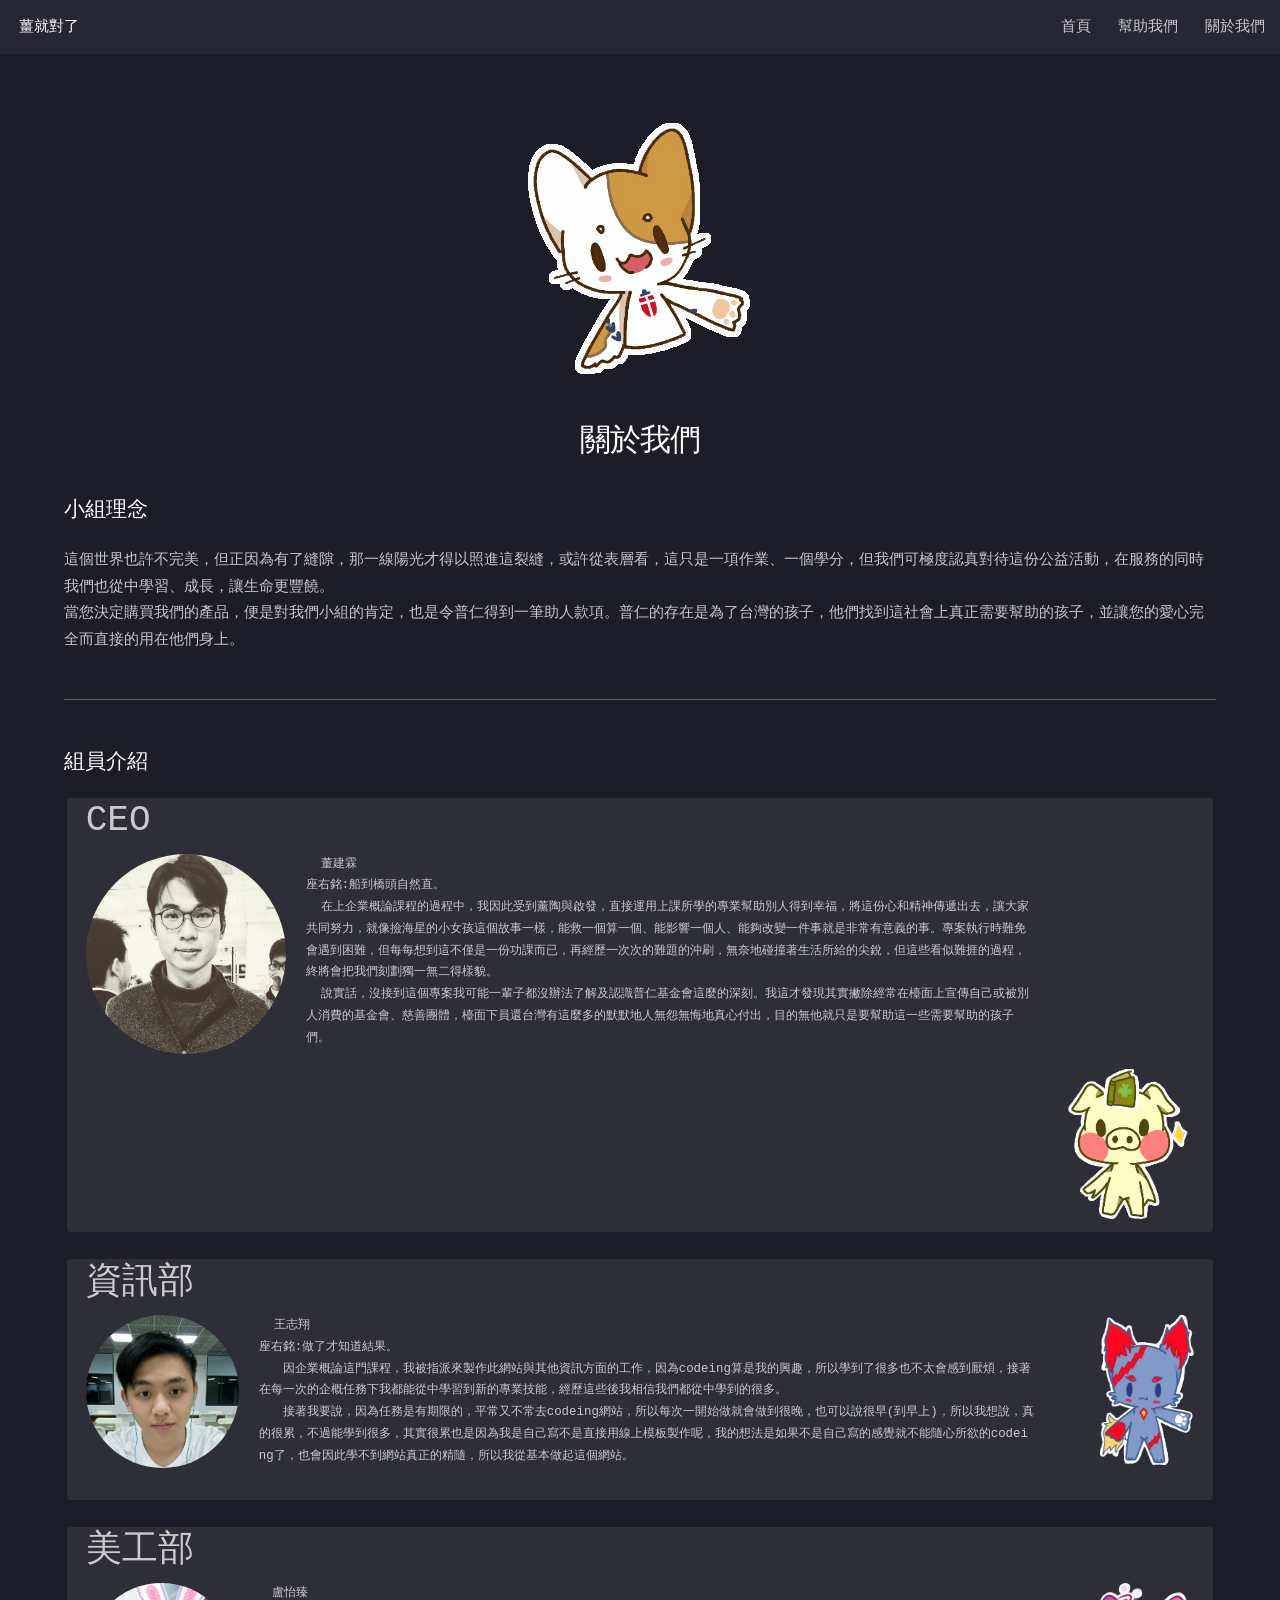
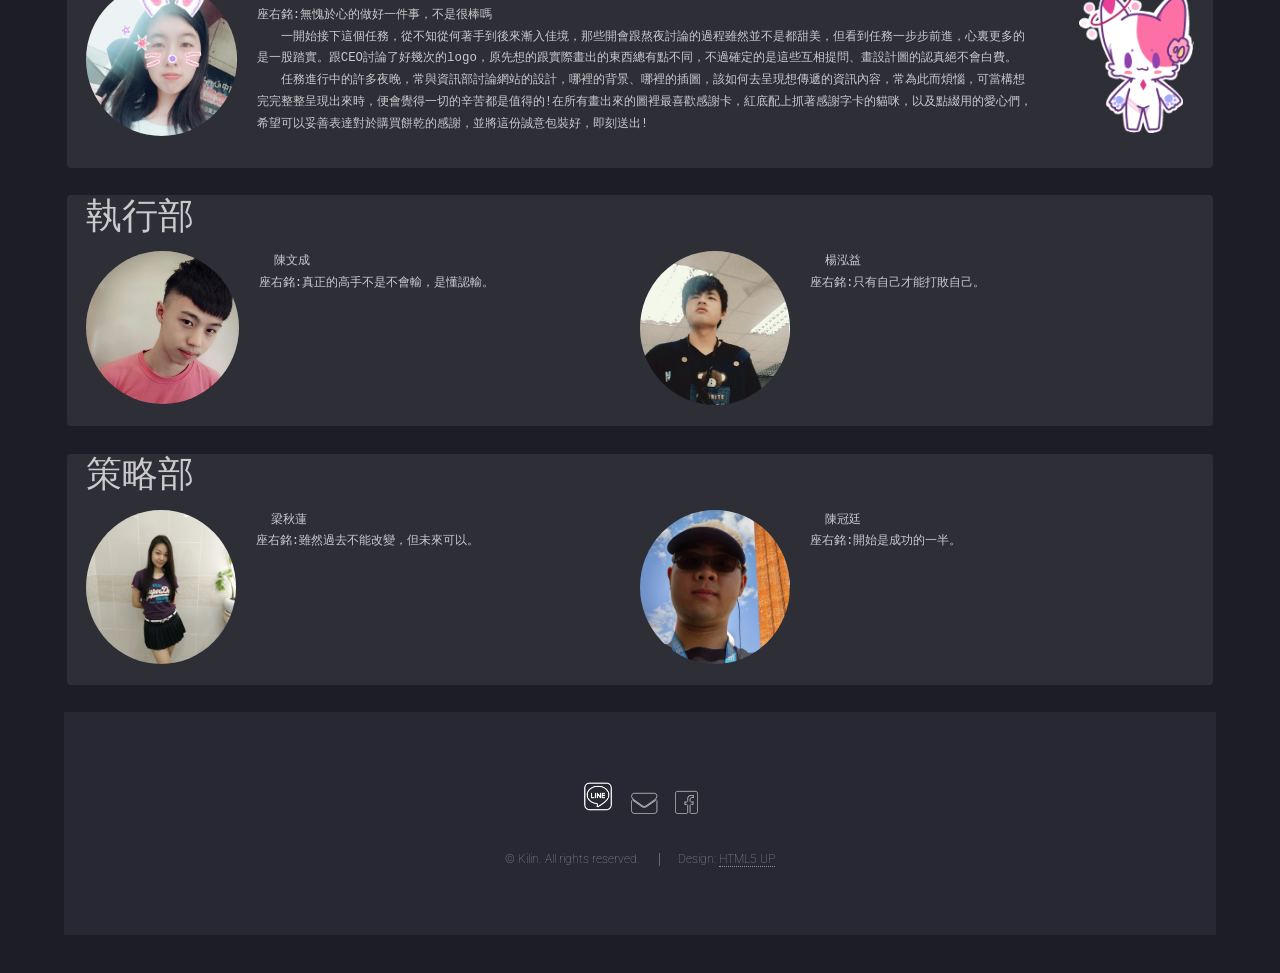
<file: about.html>
<!DOCTYPE HTML>
<!--
	Landed by HTML5 UP
	html5up.net | @ajlkn
	Free for personal and commercial use under the CCA 3.0 license (html5up.net/license)
-->
<html>
	<head>
	<!-- Global site tag (gtag.js) - Google Analytics -->
<script async src="https://www.googletagmanager.com/gtag/js?id=UA-119591064-1"></script>
<script>
  window.dataLayer = window.dataLayer || [];
  function gtag(){dataLayer.push(arguments);}
  gtag('js', new Date());

  gtag('config', 'UA-119591064-1');
</script>

		<title>薑就對了_關於我們</title>
		<meta charset="utf-8" />
		<meta name="viewport" content="width=device-width, initial-scale=1" />
		<!--[if lte IE 8]><script src="assets/js/ie/html5shiv.js"></script><![endif]-->
		<link rel="stylesheet" href="assets/css/main.css" />
		<!--[if lte IE 9]><link rel="stylesheet" href="assets/css/ie9.css" /><![endif]-->
		<!--[if lte IE 8]><link rel="stylesheet" href="assets/css/ie8.css" /><![endif]-->
	</head>
	<body>
		<div id="page-wrapper">

			<!-- Header -->
			<header id="header">
					<h1 id="logo"><a href="index.html">薑就對了</a></h1>
					<nav id="nav">
						<ul>
							<li><a href="index.html">首頁</a></li>
							<li>
								<a href="#">幫助我們</a>
								<ul>
									<li><a href="thanks.html">購買薑黃餅乾</a></li>
									
									<li><a href="Statements.jsp">財務報表</a></li>
									
								</ul>
							</li>
							<li>
							<a href="#">關於我們</a>
								<ul>
									<li><a href="about.html">關於我們</a></li>
									
									<li><a href="meow.html">薑米喵 小檔案</a></li>
									
								</ul>
							</li>
						</ul>
					</nav>
				</header>

			<!-- Main -->
				<div id="main" class="wrapper style1">
					<div class="container">
						<div class="midd">
							<h2><img src="images/hello.gif" width="225" height="251"></h2><h2>關於我們</h2></div>
						

						<!-- Text -->
							<section>
								<h3>小組理念</h3>
								<p>這個世界也許不完美，但正因為有了縫隙，那一線陽光才得以照進這裂縫，或許從表層看，這只是一項作業、一個學分，但我們可極度認真對待這份公益活動，在服務的同時我們也從中學習、成長，讓生命更豐饒。 
<br>當您決定購買我們的產品，便是對我們小組的肯定，也是令普仁得到一筆助人款項。普仁的存在是為了台灣的孩子，他們找到這社會上真正需要幫助的孩子，並讓您的愛心完全而直接的用在他們身上。</p>

<hr />

							

							  <h3>組員介紹</h3>
	                          
	                          <pre><code><div class="h1">CEO</div><br><div class="aboutmu"><span class="radi"><img src="images/180501_0001.jpg" alt="" width="200" class="radi" /></span></div><div class="aboutmu4">  董建霖		
座右銘:船到橋頭自然直。
  在上企業概論課程的過程中，我因此受到薰陶與啟發，直接運用上課所學的專業幫助別人得到幸福，將這份心和精神傳遞出去，讓大家共同努力，就像撿海星的小女孩這個故事一樣，能救一個算一個、能影響一個人、能夠改變一件事就是非常有意義的事。專案執行時難免會遇到困難，但每每想到這不僅是一份功課而已，再經歷一次次的難題的沖刷，無奈地碰撞著生活所給的尖銳，但這些看似難捱的過程，終將會把我們刻劃獨一無二得樣貌。
  說實話，沒接到這個專案我可能一輩子都沒辦法了解及認識普仁基金會這麼的深刻。我這才發現其實撇除經常在檯面上宣傳自己或被別人消費的基金會、慈善團體，檯面下員還台灣有這麼多的默默地人無怨無悔地真心付出，目的無他就只是要幫助這一些需要幫助的孩子們。
</div><img src="images/1312.gif" height="150" class="riggg"/></code></pre>
    <pre><code><div class="h1">資訊部</div><br><div class="aboutmu"><span class="radi"><img src="images/180501_0003.jpg" alt="" width="153" height="153" class="radi" /></span></div><div class="aboutmu2">  王志翔
座右銘:做了才知道結果。
　　因企業概論這門課程，我被指派來製作此網站與其他資訊方面的工作，因為codeing算是我的興趣，所以學到了很多也不太會感到厭煩，接著在每一次的企概任務下我都能從中學習到新的專業技能，經歷這些後我相信我們都從中學到的很多。
　　接著我要說，因為任務是有期限的，平常又不常去codeing網站，所以每次一開始做就會做到很晚，也可以說很早(到早上)，所以我想說，真的很累，不過能學到很多，其實很累也是因為我是自己寫不是直接用線上模板製作呢，我的想法是如果不是自己寫的感覺就不能隨心所欲的codeing了，也會因此學不到網站真正的精隨，所以我從基本做起這個網站。</div><img src="images/1313.gif" height="150" class="riggg"/></code></pre>
     <pre><code><div class="h1">美工部</div><br><div class="aboutmu"><span class="radi"><img src="images/180501_0002.jpg" alt="" width="151" height="153" class="radi" /></span></div><div class="aboutmu2">  盧怡臻
座右銘:無愧於心的做好一件事，不是很棒嗎
　　一開始接下這個任務，從不知從何著手到後來漸入佳境，那些開會跟熬夜討論的過程雖然並不是都甜美，但看到任務一步步前進，心裏更多的是一股踏實。跟CEO討論了好幾次的logo，原先想的跟實際畫出的東西總有點不同，不過確定的是這些互相提問、畫設計圖的認真絕不會白費。
　　任務進行中的許多夜晚，常與資訊部討論網站的設計，哪裡的背景、哪裡的插圖，該如何去呈現想傳遞的資訊內容，常為此而煩惱，可當構想完完整整呈現出來時，便會覺得一切的辛苦都是值得的!在所有畫出來的圖裡最喜歡感謝卡，紅底配上抓著感謝字卡的貓咪，以及點綴用的愛心們，希望可以妥善表達對於購買餅乾的感謝，並將這份誠意包裝好，即刻送出!
</div><img src="images/1314.gif" height="150" class="riggg"/></code></pre>
   <pre><code><div class="h1">執行部</div><br><div class="both"><div class="aboutmu"><span class="radi"><img src="images/180501_0005.jpg" alt="" width="153" height="153" class="radi" /></span></div><div class="aboutmu3">  陳文成
座右銘:真正的高手不是不會輸，是懂認輸。
	</div></div><div class="both"><div class="aboutmu"><span class="radi"><img src="images/180501_0006.jpg" alt="" width="150" height="154" class="radi" /></span></div><div class="aboutmu3">  楊泓益
座右銘:只有自己才能打敗自己。
	</div></div></code></pre>
    <pre><code><div class="h1">策略部</div><br><div class="both"><div class="aboutmu"><span class="radi"><img src="images/180501_0007.jpg" alt="" width="150" height="154" class="radi" /></span></div><div class="aboutmu3">  梁秋蓮
座右銘:雖然過去不能改變，但未來可以。
	</div></div><div class="both"><div class="aboutmu"><span class="radi"><img src="images/180501_0004.jpg" alt="" width="150" height="154" class="radi" /></span></div><div class="aboutmu3">  陳冠廷
座右銘:開始是成功的一半。</div></div>
</code></pre></section>

			<!-- Footer -->
				<footer id="footer">
					<ul class="icons">
						<li><a target="_blank"  href="https://line.me/R/ti/p/%40igk7902d" class="icon" ><img height="30" border="0" src="images/line.png"></a></li>
						<li><a href="mailto:wl00161839@gmail.com" class="icon alt fa-envelope"><span class="label">Email</span></a></li>
                        <li><a target="_blank"  href="https://www.facebook.com/%E8%96%91%E5%B0%B1%E5%B0%8D%E4%BA%86-148167899364605/?modal=admin_todo_tour" class="icon alt fa-facebook-official"><span class="label">facebook</span></a></li>
					</ul>
					<ul class="copyright">
						<li>&copy; Kilin. All rights reserved.</li><li>Design: <a href="http://html5up.net">HTML5 UP</a></li>
					</ul>
				</footer>

		</div>

		<!-- Scripts -->
			<script src="assets/js/jquery.min.js"></script>
			<script src="assets/js/j.js"></script>
			<script src="assets/js/jquery.scrolly.min.js"></script>
			<script src="assets/js/jquery.dropotron.min.js"></script>
			<script src="assets/js/jquery.scrollex.min.js"></script>
			<script src="assets/js/skel.min.js"></script>
			<script src="assets/js/util.js"></script>
			<!--[if lte IE 8]><script src="assets/js/ie/respond.min.js"></script><![endif]-->
			<script src="assets/js/main.js"></script>

	</body>
</html>
</file>
<file: assets/css/ie9.css>
/*
	Landed by HTML5 UP
	html5up.net | @ajlkn
	Free for personal and commercial use under the CCA 3.0 license (html5up.net/license)
*/

/* Loader */

	body.landing:before, body.landing:after {
		display: none !important;
	}

/* Icon */

	.icon.alt {
		color: inherit !important;
	}

	.icon.major.alt:before {
		color: #ffffff !important;
	}

/* Banner */

	#banner:after {
		background-color: rgba(23, 24, 32, 0.95);
	}

/* Footer */

	#footer .icons .icon.alt:before {
		color: #ffffff !important;
	}
</file>
<file: assets/css/ie8.css>
/*
	Landed by HTML5 UP
	html5up.net | @ajlkn
	Free for personal and commercial use under the CCA 3.0 license (html5up.net/license)
*/

/* Basic */

	body {
		color: #ffffff;
	}

	body, html, #page-wrapper {
		height: 100%;
	}

	blockquote {
		border-left: solid 4px #606067;
	}

	code {
		background: #32333b;
	}

	hr {
		border-bottom: solid 1px #606067;
	}

/* Icon */

	.icon.major {
		-ms-behavior: url("assets/js/ie/PIE.htc");
	}

/* Image */

	.image {
		position: relative;
		-ms-behavior: url("assets/js/ie/PIE.htc");
	}

		.image:before {
			display: none;
		}

		.image img {
			position: relative;
			-ms-behavior: url("assets/js/ie/PIE.htc");
		}

/* Form */

	input[type="text"],
	input[type="password"],
	input[type="email"],
	select,
	textarea {
		position: relative;
		-ms-behavior: url("assets/js/ie/PIE.htc");
	}

		input[type="text"]:focus,
		input[type="password"]:focus,
		input[type="email"]:focus,
		select:focus,
		textarea:focus {
			-ms-behavior: url("assets/js/ie/PIE.htc");
		}

	input[type="text"],
	input[type="password"],
	input[type="email"] {
		line-height: 3em;
	}

	input[type="checkbox"],
	input[type="radio"] {
		font-size: 3em;
	}

		input[type="checkbox"] + label:before,
		input[type="radio"] + label:before {
			display: none;
		}

/* Table */

	table tbody tr {
		border: solid 1px #606067;
	}

	table thead {
		border-bottom: solid 1px #606067;
	}

	table tfoot {
		border-top: solid 1px #606067;
	}

	table.alt tbody tr td {
		border: solid 1px #606067;
	}

/* Button */

	input[type="submit"],
	input[type="reset"],
	input[type="button"],
	.button {
		border: solid 1px #ffffff !important;
	}

		input[type="submit"].special,
		input[type="reset"].special,
		input[type="button"].special,
		.button.special {
			border: 0 !important;
		}

/* Goto Next */

	.goto-next {
		display: none;
	}

/* Spotlight */

	.spotlight {
		height: 100%;
	}

		.spotlight .content {
			background: #272833;
		}

/* Wrapper */

	.wrapper.style2 input[type="text"]:focus,
	.wrapper.style2 input[type="password"]:focus,
	.wrapper.style2 input[type="email"]:focus,
	.wrapper.style2 select:focus,
	.wrapper.style2 textarea:focus {
		border-color: #ffffff;
	}

	.wrapper.style2 input[type="submit"].special:hover, .wrapper.style2 input[type="submit"].special:active,
	.wrapper.style2 input[type="reset"].special:hover,
	.wrapper.style2 input[type="reset"].special:active,
	.wrapper.style2 input[type="button"].special:hover,
	.wrapper.style2 input[type="button"].special:active,
	.wrapper.style2 .button.special:hover,
	.wrapper.style2 .button.special:active {
		color: #e44c65 !important;
	}

/* Dropotron */

	.dropotron {
		background: #272833;
		box-shadow: none !important;
		-ms-behavior: url("assets/js/ie/PIE.htc");
	}

		.dropotron > li a, .dropotron > li span {
			color: #ffffff !important;
		}

		.dropotron.level-0 {
			margin-top: 0;
		}

			.dropotron.level-0:before {
				display: none;
			}

/* Header */

	#header {
		background: #272833;
	}

/* Banner */

	#banner {
		height: 100%;
	}

		#banner:before {
			height: 100%;
		}

		#banner:after {
			background-image: url("images/ie/banner-overlay.png");
		}
</file>
<file: assets/css/main.css>
@import url("font-awesome.min.css");
@import url("https://fonts.googleapis.com/css?family=Roboto:100,300,100italic,300italic");


/*
	Landed by HTML5 UP
	html5up.net | @ajlkn
	Free for personal and commercial use under the CCA 3.0 license (html5up.net/license)
*/

/* Reset */



	html, body, div, span, applet, object, iframe, h1, h2, h3, h4, h5, h6, p, blockquote, pre, a, abbr, acronym, address, big, cite, code, del, dfn, em, img, ins, kbd, q, s, samp, small, strike, strong, sub, sup, tt, var, b, u, i, center, dl, dt, dd, ol, ul, li, fieldset, form, label, legend, table, caption, tbody, tfoot, thead, tr, th, td, article, aside, canvas, details, embed, figure, figcaption, footer, header, hgroup, menu, nav, output, ruby, section, summary, time, mark, audio, video {
		margin: 0;
		padding: 0;
		border: 0;
		font-size: 100%;
		font: inherit;
		vertical-align: baseline;
	}

	article, aside, details, figcaption, figure, footer, header, hgroup, menu, nav, section {
		display: block;
	}

	body {
		line-height: 1;
	}

	ol, ul {
		list-style: none;
	}

	blockquote, q {
		quotes: none;
	}

	blockquote:before, blockquote:after, q:before, q:after {
		content: '';
		content: none;
	}

	table {
		border-collapse: collapse;
		border-spacing: 0;
	}

	body {
		-webkit-text-size-adjust: none;
	}

/* Box Model */

	*, *:before, *:after {
		-moz-box-sizing: border-box;
		-webkit-box-sizing: border-box;
		box-sizing: border-box;
	}

/* Containers */

	.container {
		margin-left: auto;
		margin-right: auto;
	}

	.container.\31 25\25 {
		width: 100%;
		max-width: 87.5em;
		min-width: 70em;
	}

	.container.\37 5\25 {
		width: 52.5em;
	}

	.container.\35 0\25 {
		width: 35em;
	}

	.container.\32 5\25 {
		width: 17.5em;
	}

	.container {
		width: 70em;
	}

	@media screen and (max-width: 1680px) {

		.container.\31 25\25 {
			width: 100%;
			max-width: 87.5em;
			min-width: 70em;
		}

		.container.\37 5\25 {
			width: 52.5em;
		}

		.container.\35 0\25 {
			width: 35em;
		}

		.container.\32 5\25 {
			width: 17.5em;
		}

		.container {
			width: 70em;
		}

	}

	@media screen and (max-width: 1280px) {

		.container.\31 25\25 {
			width: 100%;
			max-width: 112.5%;
			min-width: 90%;
		}

		.container.\37 5\25 {
			width: 67.5%;
		}

		.container.\35 0\25 {
			width: 45%;
		}

		.container.\32 5\25 {
			width: 22.5%;
		}

		.container {
			width: 90%;
		}

	}

	@media screen and (max-width: 980px) {

		.container.\31 25\25 {
			width: 100%;
			max-width: 125%;
			min-width: 100%;
		}

		.container.\37 5\25 {
			width: 75%;
		}

		.container.\35 0\25 {
			width: 50%;
		}

		.container.\32 5\25 {
			width: 25%;
		}

		.container {
			width: 100% !important;
		}

	}

	@media screen and (max-width: 736px) {

		.container.\31 25\25 {
			width: 100%;
			max-width: 125%;
			min-width: 100%;
		}

		.container.\37 5\25 {
			width: 75%;
		}

		.container.\35 0\25 {
			width: 50%;
		}

		.container.\32 5\25 {
			width: 25%;
		}

		.container {
			width: 100% !important;
		}

	}

	@media screen and (max-width: 480px) {

		.container.\31 25\25 {
			width: 100%;
			max-width: 125%;
			min-width: 100%;
		}

		.container.\37 5\25 {
			width: 75%;
		}

		.container.\35 0\25 {
			width: 50%;
		}

		.container.\32 5\25 {
			width: 25%;
		}

		.container {
			width: 100% !important;
		}

	}

/* Grid */

	.row {
		border-bottom: solid 1px transparent;
		-moz-box-sizing: border-box;
		-webkit-box-sizing: border-box;
		box-sizing: border-box;
	}

	.row > * {
		float: left;
		-moz-box-sizing: border-box;
		-webkit-box-sizing: border-box;
		box-sizing: border-box;
	}

	.row:after, .row:before {
		content: '';
		display: block;
		clear: both;
		height: 0;
	}

	.row.uniform > * > :first-child {
		margin-top: 0;
	}

	.row.uniform > * > :last-child {
		margin-bottom: 0;
	}

	.row.\30 \25 > * {
		padding: 0 0 0 0em;
	}

	.row.\30 \25 {
		margin: 0 0 -1px 0em;
	}

	.row.uniform.\30 \25 > * {
		padding: 0em 0 0 0em;
	}

	.row.uniform.\30 \25 {
		margin: 0em 0 -1px 0em;
	}

	.row > * {
		padding: 0 0 0 2.5em;
	}

	.row {
		margin: 0 0 -1px -2.5em;
	}

	.row.uniform > * {
		padding: 2.5em 0 0 2.5em;
	}

	.row.uniform {
		margin: -2.5em 0 -1px -2.5em;
	}

	.row.\32 00\25 > * {
		padding: 0 0 0 5em;
	}

	.row.\32 00\25 {
		margin: 0 0 -1px -5em;
	}

	.row.uniform.\32 00\25 > * {
		padding: 5em 0 0 5em;
	}

	.row.uniform.\32 00\25 {
		margin: -5em 0 -1px -5em;
	}

	.row.\31 50\25 > * {
		padding: 0 0 0 3.75em;
	}

	.row.\31 50\25 {
		margin: 0 0 -1px -3.75em;
	}

	.row.uniform.\31 50\25 > * {
		padding: 3.75em 0 0 3.75em;
	}

	.row.uniform.\31 50\25 {
		margin: -3.75em 0 -1px -3.75em;
	}

	.row.\35 0\25 > * {
		padding: 0 0 0 1.25em;
	}

	.row.\35 0\25 {
		margin: 0 0 -1px -1.25em;
	}

	.row.uniform.\35 0\25 > * {
		padding: 1.25em 0 0 1.25em;
	}

	.row.uniform.\35 0\25 {
		margin: -1.25em 0 -1px -1.25em;
	}

	.row.\32 5\25 > * {
		padding: 0 0 0 0.625em;
	}

	.row.\32 5\25 {
		margin: 0 0 -1px -0.625em;
	}

	.row.uniform.\32 5\25 > * {
		padding: 0.625em 0 0 0.625em;
	}

	.row.uniform.\32 5\25 {
		margin: -0.625em 0 -1px -0.625em;
	}

	.\31 2u, .\31 2u\24 {
		width: 100%;
		clear: none;
		margin-left: 0;
	}

	.\31 1u, .\31 1u\24 {
		width: 91.6666666667%;
		clear: none;
		margin-left: 0;
	}

	.\31 0u, .\31 0u\24 {
		width: 83.3333333333%;
		clear: none;
		margin-left: 0;
	}

	.\39 u, .\39 u\24 {
		width: 75%;
		clear: none;
		margin-left: 0;
	}

	.\38 u, .\38 u\24 {
		width: 66.6666666667%;
		clear: none;
		margin-left: 0;
	}

	.\37 u, .\37 u\24 {
		width: 58.3333333333%;
		clear: none;
		margin-left: 0;
	}

	.\36 u, .\36 u\24 {
		width: 50%;
		clear: none;
		margin-left: 0;
	}

	.\35 u, .\35 u\24 {
		width: 41.6666666667%;
		clear: none;
		margin-left: 0;
	}

	.\34 u, .\34 u\24 {
		width: 33.3333333333%;
		clear: none;
		margin-left: 0;
	}

	.\33 u, .\33 u\24 {
		width: 25%;
		clear: none;
		margin-left: 0;
	}

	.\32 u, .\32 u\24 {
		width: 16.6666666667%;
		clear: none;
		margin-left: 0;
	}

	.\31 u, .\31 u\24 {
		width: 8.3333333333%;
		clear: none;
		margin-left: 0;
	}

	.\31 2u\24 + *,
	.\31 1u\24 + *,
	.\31 0u\24 + *,
	.\39 u\24 + *,
	.\38 u\24 + *,
	.\37 u\24 + *,
	.\36 u\24 + *,
	.\35 u\24 + *,
	.\34 u\24 + *,
	.\33 u\24 + *,
	.\32 u\24 + *,
	.\31 u\24 + * {
		clear: left;
	}

	.\-11u {
		margin-left: 91.66667%;
	}

	.\-10u {
		margin-left: 83.33333%;
	}

	.\-9u {
		margin-left: 75%;
	}

	.\-8u {
		margin-left: 66.66667%;
	}

	.\-7u {
		margin-left: 58.33333%;
	}

	.\-6u {
		margin-left: 50%;
	}

	.\-5u {
		margin-left: 41.66667%;
	}

	.\-4u {
		margin-left: 33.33333%;
	}

	.\-3u {
		margin-left: 25%;
	}

	.\-2u {
		margin-left: 16.66667%;
	}

	.\-1u {
		margin-left: 8.33333%;
	}

	@media screen and (max-width: 1680px) {

		.row > * {
			padding: 0 0 0 2.5em;
		}

		.row {
			margin: 0 0 -1px -2.5em;
		}

		.row.uniform > * {
			padding: 2.5em 0 0 2.5em;
		}

		.row.uniform {
			margin: -2.5em 0 -1px -2.5em;
		}

		.row.\32 00\25 > * {
			padding: 0 0 0 5em;
		}

		.row.\32 00\25 {
			margin: 0 0 -1px -5em;
		}

		.row.uniform.\32 00\25 > * {
			padding: 5em 0 0 5em;
		}

		.row.uniform.\32 00\25 {
			margin: -5em 0 -1px -5em;
		}

		.row.\31 50\25 > * {
			padding: 0 0 0 3.75em;
		}

		.row.\31 50\25 {
			margin: 0 0 -1px -3.75em;
		}

		.row.uniform.\31 50\25 > * {
			padding: 3.75em 0 0 3.75em;
		}

		.row.uniform.\31 50\25 {
			margin: -3.75em 0 -1px -3.75em;
		}

		.row.\35 0\25 > * {
			padding: 0 0 0 1.25em;
		}

		.row.\35 0\25 {
			margin: 0 0 -1px -1.25em;
		}

		.row.uniform.\35 0\25 > * {
			padding: 1.25em 0 0 1.25em;
		}

		.row.uniform.\35 0\25 {
			margin: -1.25em 0 -1px -1.25em;
		}

		.row.\32 5\25 > * {
			padding: 0 0 0 0.625em;
		}

		.row.\32 5\25 {
			margin: 0 0 -1px -0.625em;
		}

		.row.uniform.\32 5\25 > * {
			padding: 0.625em 0 0 0.625em;
		}

		.row.uniform.\32 5\25 {
			margin: -0.625em 0 -1px -0.625em;
		}

		.\31 2u\28xlarge\29, .\31 2u\24\28xlarge\29 {
			width: 100%;
			clear: none;
			margin-left: 0;
		}

		.\31 1u\28xlarge\29, .\31 1u\24\28xlarge\29 {
			width: 91.6666666667%;
			clear: none;
			margin-left: 0;
		}

		.\31 0u\28xlarge\29, .\31 0u\24\28xlarge\29 {
			width: 83.3333333333%;
			clear: none;
			margin-left: 0;
		}

		.\39 u\28xlarge\29, .\39 u\24\28xlarge\29 {
			width: 75%;
			clear: none;
			margin-left: 0;
		}

		.\38 u\28xlarge\29, .\38 u\24\28xlarge\29 {
			width: 66.6666666667%;
			clear: none;
			margin-left: 0;
		}

		.\37 u\28xlarge\29, .\37 u\24\28xlarge\29 {
			width: 58.3333333333%;
			clear: none;
			margin-left: 0;
		}

		.\36 u\28xlarge\29, .\36 u\24\28xlarge\29 {
			width: 50%;
			clear: none;
			margin-left: 0;
		}

		.\35 u\28xlarge\29, .\35 u\24\28xlarge\29 {
			width: 41.6666666667%;
			clear: none;
			margin-left: 0;
		}

		.\34 u\28xlarge\29, .\34 u\24\28xlarge\29 {
			width: 33.3333333333%;
			clear: none;
			margin-left: 0;
		}

		.\33 u\28xlarge\29, .\33 u\24\28xlarge\29 {
			width: 25%;
			clear: none;
			margin-left: 0;
		}

		.\32 u\28xlarge\29, .\32 u\24\28xlarge\29 {
			width: 16.6666666667%;
			clear: none;
			margin-left: 0;
		}

		.\31 u\28xlarge\29, .\31 u\24\28xlarge\29 {
			width: 8.3333333333%;
			clear: none;
			margin-left: 0;
		}

		.\31 2u\24\28xlarge\29 + *,
		.\31 1u\24\28xlarge\29 + *,
		.\31 0u\24\28xlarge\29 + *,
		.\39 u\24\28xlarge\29 + *,
		.\38 u\24\28xlarge\29 + *,
		.\37 u\24\28xlarge\29 + *,
		.\36 u\24\28xlarge\29 + *,
		.\35 u\24\28xlarge\29 + *,
		.\34 u\24\28xlarge\29 + *,
		.\33 u\24\28xlarge\29 + *,
		.\32 u\24\28xlarge\29 + *,
		.\31 u\24\28xlarge\29 + * {
			clear: left;
		}

		.\-11u\28xlarge\29 {
			margin-left: 91.66667%;
		}

		.\-10u\28xlarge\29 {
			margin-left: 83.33333%;
		}

		.\-9u\28xlarge\29 {
			margin-left: 75%;
		}

		.\-8u\28xlarge\29 {
			margin-left: 66.66667%;
		}

		.\-7u\28xlarge\29 {
			margin-left: 58.33333%;
		}

		.\-6u\28xlarge\29 {
			margin-left: 50%;
		}

		.\-5u\28xlarge\29 {
			margin-left: 41.66667%;
		}

		.\-4u\28xlarge\29 {
			margin-left: 33.33333%;
		}

		.\-3u\28xlarge\29 {
			margin-left: 25%;
		}

		.\-2u\28xlarge\29 {
			margin-left: 16.66667%;
		}

		.\-1u\28xlarge\29 {
			margin-left: 8.33333%;
		}

	}

	@media screen and (max-width: 1280px) {

		.row > * {
			padding: 0 0 0 2.5em;
		}

		.row {
			margin: 0 0 -1px -2.5em;
		}

		.row.uniform > * {
			padding: 2.5em 0 0 2.5em;
		}

		.row.uniform {
			margin: -2.5em 0 -1px -2.5em;
		}

		.row.\32 00\25 > * {
			padding: 0 0 0 5em;
		}

		.row.\32 00\25 {
			margin: 0 0 -1px -5em;
		}

		.row.uniform.\32 00\25 > * {
			padding: 5em 0 0 5em;
		}

		.row.uniform.\32 00\25 {
			margin: -5em 0 -1px -5em;
		}

		.row.\31 50\25 > * {
			padding: 0 0 0 3.75em;
		}

		.row.\31 50\25 {
			margin: 0 0 -1px -3.75em;
		}

		.row.uniform.\31 50\25 > * {
			padding: 3.75em 0 0 3.75em;
		}

		.row.uniform.\31 50\25 {
			margin: -3.75em 0 -1px -3.75em;
		}

		.row.\35 0\25 > * {
			padding: 0 0 0 1.25em;
		}

		.row.\35 0\25 {
			margin: 0 0 -1px -1.25em;
		}

		.row.uniform.\35 0\25 > * {
			padding: 1.25em 0 0 1.25em;
		}

		.row.uniform.\35 0\25 {
			margin: -1.25em 0 -1px -1.25em;
		}

		.row.\32 5\25 > * {
			padding: 0 0 0 0.625em;
		}

		.row.\32 5\25 {
			margin: 0 0 -1px -0.625em;
		}

		.row.uniform.\32 5\25 > * {
			padding: 0.625em 0 0 0.625em;
		}

		.row.uniform.\32 5\25 {
			margin: -0.625em 0 -1px -0.625em;
		}

		.\31 2u\28large\29, .\31 2u\24\28large\29 {
			width: 100%;
			clear: none;
			margin-left: 0;
		}

		.\31 1u\28large\29, .\31 1u\24\28large\29 {
			width: 91.6666666667%;
			clear: none;
			margin-left: 0;
		}

		.\31 0u\28large\29, .\31 0u\24\28large\29 {
			width: 83.3333333333%;
			clear: none;
			margin-left: 0;
		}

		.\39 u\28large\29, .\39 u\24\28large\29 {
			width: 75%;
			clear: none;
			margin-left: 0;
		}

		.\38 u\28large\29, .\38 u\24\28large\29 {
			width: 66.6666666667%;
			clear: none;
			margin-left: 0;
		}

		.\37 u\28large\29, .\37 u\24\28large\29 {
			width: 58.3333333333%;
			clear: none;
			margin-left: 0;
		}

		.\36 u\28large\29, .\36 u\24\28large\29 {
			width: 50%;
			clear: none;
			margin-left: 0;
		}

		.\35 u\28large\29, .\35 u\24\28large\29 {
			width: 41.6666666667%;
			clear: none;
			margin-left: 0;
		}

		.\34 u\28large\29, .\34 u\24\28large\29 {
			width: 33.3333333333%;
			clear: none;
			margin-left: 0;
		}

		.\33 u\28large\29, .\33 u\24\28large\29 {
			width: 25%;
			clear: none;
			margin-left: 0;
		}

		.\32 u\28large\29, .\32 u\24\28large\29 {
			width: 16.6666666667%;
			clear: none;
			margin-left: 0;
		}

		.\31 u\28large\29, .\31 u\24\28large\29 {
			width: 8.3333333333%;
			clear: none;
			margin-left: 0;
		}

		.\31 2u\24\28large\29 + *,
		.\31 1u\24\28large\29 + *,
		.\31 0u\24\28large\29 + *,
		.\39 u\24\28large\29 + *,
		.\38 u\24\28large\29 + *,
		.\37 u\24\28large\29 + *,
		.\36 u\24\28large\29 + *,
		.\35 u\24\28large\29 + *,
		.\34 u\24\28large\29 + *,
		.\33 u\24\28large\29 + *,
		.\32 u\24\28large\29 + *,
		.\31 u\24\28large\29 + * {
			clear: left;
		}

		.\-11u\28large\29 {
			margin-left: 91.66667%;
		}

		.\-10u\28large\29 {
			margin-left: 83.33333%;
		}

		.\-9u\28large\29 {
			margin-left: 75%;
		}

		.\-8u\28large\29 {
			margin-left: 66.66667%;
		}

		.\-7u\28large\29 {
			margin-left: 58.33333%;
		}

		.\-6u\28large\29 {
			margin-left: 50%;
		}

		.\-5u\28large\29 {
			margin-left: 41.66667%;
		}

		.\-4u\28large\29 {
			margin-left: 33.33333%;
		}

		.\-3u\28large\29 {
			margin-left: 25%;
		}

		.\-2u\28large\29 {
			margin-left: 16.66667%;
		}

		.\-1u\28large\29 {
			margin-left: 8.33333%;
		}

	}

	@media screen and (max-width: 980px) {

		.row > * {
			padding: 0 0 0 2.5em;
		}

		.row {
			margin: 0 0 -1px -2.5em;
		}

		.row.uniform > * {
			padding: 2.5em 0 0 2.5em;
		}

		.row.uniform {
			margin: -2.5em 0 -1px -2.5em;
		}

		.row.\32 00\25 > * {
			padding: 0 0 0 5em;
		}

		.row.\32 00\25 {
			margin: 0 0 -1px -5em;
		}

		.row.uniform.\32 00\25 > * {
			padding: 5em 0 0 5em;
		}

		.row.uniform.\32 00\25 {
			margin: -5em 0 -1px -5em;
		}

		.row.\31 50\25 > * {
			padding: 0 0 0 3.75em;
		}

		.row.\31 50\25 {
			margin: 0 0 -1px -3.75em;
		}

		.row.uniform.\31 50\25 > * {
			padding: 3.75em 0 0 3.75em;
		}

		.row.uniform.\31 50\25 {
			margin: -3.75em 0 -1px -3.75em;
		}

		.row.\35 0\25 > * {
			padding: 0 0 0 1.25em;
		}

		.row.\35 0\25 {
			margin: 0 0 -1px -1.25em;
		}

		.row.uniform.\35 0\25 > * {
			padding: 1.25em 0 0 1.25em;
		}

		.row.uniform.\35 0\25 {
			margin: -1.25em 0 -1px -1.25em;
		}

		.row.\32 5\25 > * {
			padding: 0 0 0 0.625em;
		}

		.row.\32 5\25 {
			margin: 0 0 -1px -0.625em;
		}

		.row.uniform.\32 5\25 > * {
			padding: 0.625em 0 0 0.625em;
		}

		.row.uniform.\32 5\25 {
			margin: -0.625em 0 -1px -0.625em;
		}

		.\31 2u\28medium\29, .\31 2u\24\28medium\29 {
			width: 100%;
			clear: none;
			margin-left: 0;
		}

		.\31 1u\28medium\29, .\31 1u\24\28medium\29 {
			width: 91.6666666667%;
			clear: none;
			margin-left: 0;
		}

		.\31 0u\28medium\29, .\31 0u\24\28medium\29 {
			width: 83.3333333333%;
			clear: none;
			margin-left: 0;
		}

		.\39 u\28medium\29, .\39 u\24\28medium\29 {
			width: 75%;
			clear: none;
			margin-left: 0;
		}

		.\38 u\28medium\29, .\38 u\24\28medium\29 {
			width: 66.6666666667%;
			clear: none;
			margin-left: 0;
		}

		.\37 u\28medium\29, .\37 u\24\28medium\29 {
			width: 58.3333333333%;
			clear: none;
			margin-left: 0;
		}

		.\36 u\28medium\29, .\36 u\24\28medium\29 {
			width: 50%;
			clear: none;
			margin-left: 0;
		}

		.\35 u\28medium\29, .\35 u\24\28medium\29 {
			width: 41.6666666667%;
			clear: none;
			margin-left: 0;
		}

		.\34 u\28medium\29, .\34 u\24\28medium\29 {
			width: 33.3333333333%;
			clear: none;
			margin-left: 0;
		}

		.\33 u\28medium\29, .\33 u\24\28medium\29 {
			width: 25%;
			clear: none;
			margin-left: 0;
		}

		.\32 u\28medium\29, .\32 u\24\28medium\29 {
			width: 16.6666666667%;
			clear: none;
			margin-left: 0;
		}

		.\31 u\28medium\29, .\31 u\24\28medium\29 {
			width: 8.3333333333%;
			clear: none;
			margin-left: 0;
		}

		.\31 2u\24\28medium\29 + *,
		.\31 1u\24\28medium\29 + *,
		.\31 0u\24\28medium\29 + *,
		.\39 u\24\28medium\29 + *,
		.\38 u\24\28medium\29 + *,
		.\37 u\24\28medium\29 + *,
		.\36 u\24\28medium\29 + *,
		.\35 u\24\28medium\29 + *,
		.\34 u\24\28medium\29 + *,
		.\33 u\24\28medium\29 + *,
		.\32 u\24\28medium\29 + *,
		.\31 u\24\28medium\29 + * {
			clear: left;
		}

		.\-11u\28medium\29 {
			margin-left: 91.66667%;
		}

		.\-10u\28medium\29 {
			margin-left: 83.33333%;
		}

		.\-9u\28medium\29 {
			margin-left: 75%;
		}

		.\-8u\28medium\29 {
			margin-left: 66.66667%;
		}

		.\-7u\28medium\29 {
			margin-left: 58.33333%;
		}

		.\-6u\28medium\29 {
			margin-left: 50%;
		}

		.\-5u\28medium\29 {
			margin-left: 41.66667%;
		}

		.\-4u\28medium\29 {
			margin-left: 33.33333%;
		}

		.\-3u\28medium\29 {
			margin-left: 25%;
		}

		.\-2u\28medium\29 {
			margin-left: 16.66667%;
		}

		.\-1u\28medium\29 {
			margin-left: 8.33333%;
		}

	}

	@media screen and (max-width: 736px) {

		.row > * {
			padding: 0 0 0 2.5em;
		}

		.row {
			margin: 0 0 -1px -2.5em;
		}

		.row.uniform > * {
			padding: 2.5em 0 0 2.5em;
		}

		.row.uniform {
			margin: -2.5em 0 -1px -2.5em;
		}

		.row.\32 00\25 > * {
			padding: 0 0 0 5em;
		}

		.row.\32 00\25 {
			margin: 0 0 -1px -5em;
		}

		.row.uniform.\32 00\25 > * {
			padding: 5em 0 0 5em;
		}

		.row.uniform.\32 00\25 {
			margin: -5em 0 -1px -5em;
		}

		.row.\31 50\25 > * {
			padding: 0 0 0 3.75em;
		}

		.row.\31 50\25 {
			margin: 0 0 -1px -3.75em;
		}

		.row.uniform.\31 50\25 > * {
			padding: 3.75em 0 0 3.75em;
		}

		.row.uniform.\31 50\25 {
			margin: -3.75em 0 -1px -3.75em;
		}

		.row.\35 0\25 > * {
			padding: 0 0 0 1.25em;
		}

		.row.\35 0\25 {
			margin: 0 0 -1px -1.25em;
		}

		.row.uniform.\35 0\25 > * {
			padding: 1.25em 0 0 1.25em;
		}

		.row.uniform.\35 0\25 {
			margin: -1.25em 0 -1px -1.25em;
		}

		.row.\32 5\25 > * {
			padding: 0 0 0 0.625em;
		}

		.row.\32 5\25 {
			margin: 0 0 -1px -0.625em;
		}

		.row.uniform.\32 5\25 > * {
			padding: 0.625em 0 0 0.625em;
		}

		.row.uniform.\32 5\25 {
			margin: -0.625em 0 -1px -0.625em;
		}

		.\31 2u\28small\29, .\31 2u\24\28small\29 {
			width: 100%;
			clear: none;
			margin-left: 0;
		}

		.\31 1u\28small\29, .\31 1u\24\28small\29 {
			width: 91.6666666667%;
			clear: none;
			margin-left: 0;
		}

		.\31 0u\28small\29, .\31 0u\24\28small\29 {
			width: 83.3333333333%;
			clear: none;
			margin-left: 0;
		}

		.\39 u\28small\29, .\39 u\24\28small\29 {
			width: 75%;
			clear: none;
			margin-left: 0;
		}

		.\38 u\28small\29, .\38 u\24\28small\29 {
			width: 66.6666666667%;
			clear: none;
			margin-left: 0;
		}

		.\37 u\28small\29, .\37 u\24\28small\29 {
			width: 58.3333333333%;
			clear: none;
			margin-left: 0;
		}

		.\36 u\28small\29, .\36 u\24\28small\29 {
			width: 50%;
			clear: none;
			margin-left: 0;
		}

		.\35 u\28small\29, .\35 u\24\28small\29 {
			width: 41.6666666667%;
			clear: none;
			margin-left: 0;
		}

		.\34 u\28small\29, .\34 u\24\28small\29 {
			width: 33.3333333333%;
			clear: none;
			margin-left: 0;
		}

		.\33 u\28small\29, .\33 u\24\28small\29 {
			width: 25%;
			clear: none;
			margin-left: 0;
		}

		.\32 u\28small\29, .\32 u\24\28small\29 {
			width: 16.6666666667%;
			clear: none;
			margin-left: 0;
		}

		.\31 u\28small\29, .\31 u\24\28small\29 {
			width: 8.3333333333%;
			clear: none;
			margin-left: 0;
		}

		.\31 2u\24\28small\29 + *,
		.\31 1u\24\28small\29 + *,
		.\31 0u\24\28small\29 + *,
		.\39 u\24\28small\29 + *,
		.\38 u\24\28small\29 + *,
		.\37 u\24\28small\29 + *,
		.\36 u\24\28small\29 + *,
		.\35 u\24\28small\29 + *,
		.\34 u\24\28small\29 + *,
		.\33 u\24\28small\29 + *,
		.\32 u\24\28small\29 + *,
		.\31 u\24\28small\29 + * {
			clear: left;
		}

		.\-11u\28small\29 {
			margin-left: 91.66667%;
		}

		.\-10u\28small\29 {
			margin-left: 83.33333%;
		}

		.\-9u\28small\29 {
			margin-left: 75%;
		}

		.\-8u\28small\29 {
			margin-left: 66.66667%;
		}

		.\-7u\28small\29 {
			margin-left: 58.33333%;
		}

		.\-6u\28small\29 {
			margin-left: 50%;
		}

		.\-5u\28small\29 {
			margin-left: 41.66667%;
		}

		.\-4u\28small\29 {
			margin-left: 33.33333%;
		}

		.\-3u\28small\29 {
			margin-left: 25%;
		}

		.\-2u\28small\29 {
			margin-left: 16.66667%;
		}

		.\-1u\28small\29 {
			margin-left: 8.33333%;
		}

	}

	@media screen and (max-width: 480px) {

		.row > * {
			padding: 0 0 0 2.5em;
		}

		.row {
			margin: 0 0 -1px -2.5em;
		}

		.row.uniform > * {
			padding: 2.5em 0 0 2.5em;
		}

		.row.uniform {
			margin: -2.5em 0 -1px -2.5em;
		}

		.row.\32 00\25 > * {
			padding: 0 0 0 5em;
		}

		.row.\32 00\25 {
			margin: 0 0 -1px -5em;
		}

		.row.uniform.\32 00\25 > * {
			padding: 5em 0 0 5em;
		}

		.row.uniform.\32 00\25 {
			margin: -5em 0 -1px -5em;
		}

		.row.\31 50\25 > * {
			padding: 0 0 0 3.75em;
		}

		.row.\31 50\25 {
			margin: 0 0 -1px -3.75em;
		}

		.row.uniform.\31 50\25 > * {
			padding: 3.75em 0 0 3.75em;
		}

		.row.uniform.\31 50\25 {
			margin: -3.75em 0 -1px -3.75em;
		}

		.row.\35 0\25 > * {
			padding: 0 0 0 1.25em;
		}

		.row.\35 0\25 {
			margin: 0 0 -1px -1.25em;
		}

		.row.uniform.\35 0\25 > * {
			padding: 1.25em 0 0 1.25em;
		}

		.row.uniform.\35 0\25 {
			margin: -1.25em 0 -1px -1.25em;
		}

		.row.\32 5\25 > * {
			padding: 0 0 0 0.625em;
		}

		.row.\32 5\25 {
			margin: 0 0 -1px -0.625em;
		}

		.row.uniform.\32 5\25 > * {
			padding: 0.625em 0 0 0.625em;
		}

		.row.uniform.\32 5\25 {
			margin: -0.625em 0 -1px -0.625em;
		}

		.\31 2u\28xsmall\29, .\31 2u\24\28xsmall\29 {
			width: 100%;
			clear: none;
			margin-left: 0;
		}

		.\31 1u\28xsmall\29, .\31 1u\24\28xsmall\29 {
			width: 91.6666666667%;
			clear: none;
			margin-left: 0;
		}

		.\31 0u\28xsmall\29, .\31 0u\24\28xsmall\29 {
			width: 83.3333333333%;
			clear: none;
			margin-left: 0;
		}

		.\39 u\28xsmall\29, .\39 u\24\28xsmall\29 {
			width: 75%;
			clear: none;
			margin-left: 0;
		}

		.\38 u\28xsmall\29, .\38 u\24\28xsmall\29 {
			width: 66.6666666667%;
			clear: none;
			margin-left: 0;
		}

		.\37 u\28xsmall\29, .\37 u\24\28xsmall\29 {
			width: 58.3333333333%;
			clear: none;
			margin-left: 0;
		}

		.\36 u\28xsmall\29, .\36 u\24\28xsmall\29 {
			width: 50%;
			clear: none;
			margin-left: 0;
		}

		.\35 u\28xsmall\29, .\35 u\24\28xsmall\29 {
			width: 41.6666666667%;
			clear: none;
			margin-left: 0;
		}

		.\34 u\28xsmall\29, .\34 u\24\28xsmall\29 {
			width: 33.3333333333%;
			clear: none;
			margin-left: 0;
		}

		.\33 u\28xsmall\29, .\33 u\24\28xsmall\29 {
			width: 25%;
			clear: none;
			margin-left: 0;
		}

		.\32 u\28xsmall\29, .\32 u\24\28xsmall\29 {
			width: 16.6666666667%;
			clear: none;
			margin-left: 0;
		}

		.\31 u\28xsmall\29, .\31 u\24\28xsmall\29 {
			width: 8.3333333333%;
			clear: none;
			margin-left: 0;
		}

		.\31 2u\24\28xsmall\29 + *,
		.\31 1u\24\28xsmall\29 + *,
		.\31 0u\24\28xsmall\29 + *,
		.\39 u\24\28xsmall\29 + *,
		.\38 u\24\28xsmall\29 + *,
		.\37 u\24\28xsmall\29 + *,
		.\36 u\24\28xsmall\29 + *,
		.\35 u\24\28xsmall\29 + *,
		.\34 u\24\28xsmall\29 + *,
		.\33 u\24\28xsmall\29 + *,
		.\32 u\24\28xsmall\29 + *,
		.\31 u\24\28xsmall\29 + * {
			clear: left;
		}

		.\-11u\28xsmall\29 {
			margin-left: 91.66667%;
		}

		.\-10u\28xsmall\29 {
			margin-left: 83.33333%;
		}

		.\-9u\28xsmall\29 {
			margin-left: 75%;
		}

		.\-8u\28xsmall\29 {
			margin-left: 66.66667%;
		}

		.\-7u\28xsmall\29 {
			margin-left: 58.33333%;
		}

		.\-6u\28xsmall\29 {
			margin-left: 50%;
		}

		.\-5u\28xsmall\29 {
			margin-left: 41.66667%;
		}

		.\-4u\28xsmall\29 {
			margin-left: 33.33333%;
		}

		.\-3u\28xsmall\29 {
			margin-left: 25%;
		}

		.\-2u\28xsmall\29 {
			margin-left: 16.66667%;
		}

		.\-1u\28xsmall\29 {
			margin-left: 8.33333%;
		}

	}

/* Basic */

	html, body {
		background: #1c1d26;
	}

	body.is-loading *, body.is-loading *:before, body.is-loading *:after {
		-moz-animation: none !important;
		-webkit-animation: none !important;
		-ms-animation: none !important;
		animation: none !important;
		-moz-transition: none !important;
		-webkit-transition: none !important;
		-ms-transition: none !important;
		transition: none !important;
	}

	body, input, select, textarea {
		color: rgba(255, 255, 255, 0.75);
		font-family: "Roboto", Helvetica, sans-serif;
		font-size: 15pt;
		font-weight: 100;
		line-height: 1.75em;
	}

	a {
		-moz-transition: border-color 0.2s ease-in-out, color 0.2s ease-in-out;
		-webkit-transition: border-color 0.2s ease-in-out, color 0.2s ease-in-out;
		-ms-transition: border-color 0.2s ease-in-out, color 0.2s ease-in-out;
		transition: border-color 0.2s ease-in-out, color 0.2s ease-in-out;
		border-bottom: dotted 1px;
		color: #e44c65;
		text-decoration: none;
	}

		a:hover {
			color: #e44c65 !important;
			border-bottom-color: transparent;
		}

	strong, b {
		color: #ffffff;
		font-weight: 300;
	}

	em, i {
		font-style: italic;
	}

	p {
		margin: 0 0 2em 0;
	}

	h1, h2, h3, h4, h5, h6 {
		color: #ffffff;
		font-weight: 300;
		line-height: 1em;
		margin: 0 0 1em 0;
	}

		h1 a, h2 a, h3 a, h4 a, h5 a, h6 a {
			color: inherit;
			border: 0;
		}

	h2 {
		font-size: 2em;
		line-height: 1.5em;
		letter-spacing: -0.025em;
	}

	h3 {
		font-size: 1.35em;
		line-height: 1.5em;
	}

	h4 {
	font-size: 1.1em;
	line-height: 1.5em;
	font-family: "微軟正黑體";
	}

	h5 {
		font-size: 0.9em;
		line-height: 1.5em;
	}

	h6 {
		font-size: 0.7em;
		line-height: 1.5em;
	}

	sub {
		font-size: 0.8em;
		position: relative;
		top: 0.5em;
	}

	sup {
		font-size: 0.8em;
		position: relative;
		top: -0.5em;
	}

	hr {
		border: 0;
		border-bottom: solid 1px rgba(255, 255, 255, 0.3);
		margin: 3em 0;
	}

		hr.major {
			margin: 4em 0;
		}

	blockquote {
		border-left: solid 4px rgba(255, 255, 255, 0.3);
		font-style: italic;
		margin: 0 0 2em 0;
		padding: 0.5em 0 0.5em 2em;
	}

	code {
		background: rgba(255, 255, 255, 0.075);
		border-radius: 4px;
		font-family: "Courier New", monospace;
		font-size: 0.9em;
		margin: 0 0.25em;
		padding: 0.25em 0.65em;
	}

	pre {
	-webkit-overflow-scrolling: touch;
	font-family: "Courier New", monospace;
	font-size: 0.9em;
	margin: 0 0 2em 0;
	word-break: break-all;
	}

		pre code {
	display: block;
	line-height: 1.75em;
	padding: 1em 1.5em;
	overflow-x: auto;
		}

	.align-left {
		text-align: left;
	}

	.align-center {
		text-align: center;
	}

	.align-right {
		text-align: right;
	}

/* Loader */

	@-moz-keyframes spinner-show {
		0% {
			opacity: 0;
		}

		100% {
			opacity: 1;
		}
	}

	@-webkit-keyframes spinner-show {
		0% {
			opacity: 0;
		}

		100% {
			opacity: 1;
		}
	}

	@-ms-keyframes spinner-show {
		0% {
			opacity: 0;
		}

		100% {
			opacity: 1;
		}
	}

	@keyframes spinner-show {
		0% {
			opacity: 0;
		}

		100% {
			opacity: 1;
		}
	}

	@-moz-keyframes spinner-hide {
		0% {
			color: rgba(255, 255, 255, 0.15);
			z-index: 100001;
			-moz-transform: scale(1) rotate(0deg);
			-webkit-transform: scale(1) rotate(0deg);
			-ms-transform: scale(1) rotate(0deg);
			transform: scale(1) rotate(0deg);
		}

		99% {
			color: #1c1d26;
			z-index: 100001;
			-moz-transform: scale(0.5) rotate(360deg);
			-webkit-transform: scale(0.5) rotate(360deg);
			-ms-transform: scale(0.5) rotate(360deg);
			transform: scale(0.5) rotate(360deg);
		}

		100% {
			color: #1c1d26;
			z-index: -1;
			-moz-transform: scale(0.5) rotate(360deg);
			-webkit-transform: scale(0.5) rotate(360deg);
			-ms-transform: scale(0.5) rotate(360deg);
			transform: scale(0.5) rotate(360deg);
		}
	}

	@-webkit-keyframes spinner-hide {
		0% {
			color: rgba(255, 255, 255, 0.15);
			z-index: 100001;
			-moz-transform: scale(1) rotate(0deg);
			-webkit-transform: scale(1) rotate(0deg);
			-ms-transform: scale(1) rotate(0deg);
			transform: scale(1) rotate(0deg);
		}

		99% {
			color: #1c1d26;
			z-index: 100001;
			-moz-transform: scale(0.5) rotate(360deg);
			-webkit-transform: scale(0.5) rotate(360deg);
			-ms-transform: scale(0.5) rotate(360deg);
			transform: scale(0.5) rotate(360deg);
		}

		100% {
			color: #1c1d26;
			z-index: -1;
			-moz-transform: scale(0.5) rotate(360deg);
			-webkit-transform: scale(0.5) rotate(360deg);
			-ms-transform: scale(0.5) rotate(360deg);
			transform: scale(0.5) rotate(360deg);
		}
	}

	@-ms-keyframes spinner-hide {
		0% {
			color: rgba(255, 255, 255, 0.15);
			z-index: 100001;
			-moz-transform: scale(1) rotate(0deg);
			-webkit-transform: scale(1) rotate(0deg);
			-ms-transform: scale(1) rotate(0deg);
			transform: scale(1) rotate(0deg);
		}

		99% {
			color: #1c1d26;
			z-index: 100001;
			-moz-transform: scale(0.5) rotate(360deg);
			-webkit-transform: scale(0.5) rotate(360deg);
			-ms-transform: scale(0.5) rotate(360deg);
			transform: scale(0.5) rotate(360deg);
		}

		100% {
			color: #1c1d26;
			z-index: -1;
			-moz-transform: scale(0.5) rotate(360deg);
			-webkit-transform: scale(0.5) rotate(360deg);
			-ms-transform: scale(0.5) rotate(360deg);
			transform: scale(0.5) rotate(360deg);
		}
	}

	@keyframes spinner-hide {
		0% {
			color: rgba(255, 255, 255, 0.15);
			z-index: 100001;
			-moz-transform: scale(1) rotate(0deg);
			-webkit-transform: scale(1) rotate(0deg);
			-ms-transform: scale(1) rotate(0deg);
			transform: scale(1) rotate(0deg);
		}

		99% {
			color: #1c1d26;
			z-index: 100001;
			-moz-transform: scale(0.5) rotate(360deg);
			-webkit-transform: scale(0.5) rotate(360deg);
			-ms-transform: scale(0.5) rotate(360deg);
			transform: scale(0.5) rotate(360deg);
		}

		100% {
			color: #1c1d26;
			z-index: -1;
			-moz-transform: scale(0.5) rotate(360deg);
			-webkit-transform: scale(0.5) rotate(360deg);
			-ms-transform: scale(0.5) rotate(360deg);
			transform: scale(0.5) rotate(360deg);
		}
	}

	@-moz-keyframes spinner-rotate {
		0% {
			-moz-transform: scale(1) rotate(0deg);
			-webkit-transform: scale(1) rotate(0deg);
			-ms-transform: scale(1) rotate(0deg);
			transform: scale(1) rotate(0deg);
		}

		100% {
			-moz-transform: scale(1) rotate(360deg);
			-webkit-transform: scale(1) rotate(360deg);
			-ms-transform: scale(1) rotate(360deg);
			transform: scale(1) rotate(360deg);
		}
	}

	@-webkit-keyframes spinner-rotate {
		0% {
			-moz-transform: scale(1) rotate(0deg);
			-webkit-transform: scale(1) rotate(0deg);
			-ms-transform: scale(1) rotate(0deg);
			transform: scale(1) rotate(0deg);
		}

		100% {
			-moz-transform: scale(1) rotate(360deg);
			-webkit-transform: scale(1) rotate(360deg);
			-ms-transform: scale(1) rotate(360deg);
			transform: scale(1) rotate(360deg);
		}
	}

	@-ms-keyframes spinner-rotate {
		0% {
			-moz-transform: scale(1) rotate(0deg);
			-webkit-transform: scale(1) rotate(0deg);
			-ms-transform: scale(1) rotate(0deg);
			transform: scale(1) rotate(0deg);
		}

		100% {
			-moz-transform: scale(1) rotate(360deg);
			-webkit-transform: scale(1) rotate(360deg);
			-ms-transform: scale(1) rotate(360deg);
			transform: scale(1) rotate(360deg);
		}
	}

	@keyframes spinner-rotate {
		0% {
			-moz-transform: scale(1) rotate(0deg);
			-webkit-transform: scale(1) rotate(0deg);
			-ms-transform: scale(1) rotate(0deg);
			transform: scale(1) rotate(0deg);
		}

		100% {
			-moz-transform: scale(1) rotate(360deg);
			-webkit-transform: scale(1) rotate(360deg);
			-ms-transform: scale(1) rotate(360deg);
			transform: scale(1) rotate(360deg);
		}
	}

	@-moz-keyframes overlay-hide {
		0% {
			opacity: 1;
			z-index: 100000;
		}

		15% {
			opacity: 1;
			z-index: 100000;
		}

		99% {
			opacity: 0;
			z-index: 100000;
		}

		100% {
			opacity: 0;
			z-index: -1;
		}
	}

	@-webkit-keyframes overlay-hide {
		0% {
			opacity: 1;
			z-index: 100000;
		}

		15% {
			opacity: 1;
			z-index: 100000;
		}

		99% {
			opacity: 0;
			z-index: 100000;
		}

		100% {
			opacity: 0;
			z-index: -1;
		}
	}

	@-ms-keyframes overlay-hide {
		0% {
			opacity: 1;
			z-index: 100000;
		}

		15% {
			opacity: 1;
			z-index: 100000;
		}

		99% {
			opacity: 0;
			z-index: 100000;
		}

		100% {
			opacity: 0;
			z-index: -1;
		}
	}

	@keyframes overlay-hide {
		0% {
			opacity: 1;
			z-index: 100000;
		}

		15% {
			opacity: 1;
			z-index: 100000;
		}

		99% {
			opacity: 0;
			z-index: 100000;
		}

		100% {
			opacity: 0;
			z-index: -1;
		}
	}

	body.landing {
		text-decoration: none;
	}

		body.landing:before {
			-moz-osx-font-smoothing: grayscale;
			-webkit-font-smoothing: antialiased;
			font-family: FontAwesome;
			font-style: normal;
			font-weight: normal;
			text-transform: none !important;
		}

		body.landing:before {
			-moz-animation: spinner-show 1.5s 1 0.25s ease forwards, spinner-hide 0.25s ease-in-out forwards !important;
			-webkit-animation: spinner-show 1.5s 1 0.25s ease forwards, spinner-hide 0.25s ease-in-out forwards !important;
			-ms-animation: spinner-show 1.5s 1 0.25s ease forwards, spinner-hide 0.25s ease-in-out forwards !important;
			animation: spinner-show 1.5s 1 0.25s ease forwards, spinner-hide 0.25s ease-in-out forwards !important;
			-moz-transform-origin: 50% 50%;
			-webkit-transform-origin: 50% 50%;
			-ms-transform-origin: 50% 50%;
			transform-origin: 50% 50%;
			color: rgba(255, 255, 255, 0.15);
			content: '\f1ce';
			cursor: default;
			display: block;
			font-size: 2em;
			height: 2em;
			left: 50%;
			line-height: 2em;
			margin: -1em 0 0 -1em;
			opacity: 0;
			position: fixed;
			text-align: center;
			top: 50%;
			width: 2em;
			z-index: -1;
		}

		body.landing:after {
			-moz-animation: overlay-hide 1.5s ease-in forwards !important;
			-webkit-animation: overlay-hide 1.5s ease-in forwards !important;
			-ms-animation: overlay-hide 1.5s ease-in forwards !important;
			animation: overlay-hide 1.5s ease-in forwards !important;
			background: #1c1d26;
			content: '';
			display: block;
			height: 100%;
			left: 0;
			opacity: 0;
			position: fixed;
			top: 0;
			width: 100%;
			z-index: -1;
		}

		body.landing.is-loading:before {
			-moz-animation: spinner-show 1.5s 1 0.25s ease forwards, spinner-rotate 0.75s infinite linear !important;
			-webkit-animation: spinner-show 1.5s 1 0.25s ease forwards, spinner-rotate 0.75s infinite linear !important;
			-ms-animation: spinner-show 1.5s 1 0.25s ease forwards, spinner-rotate 0.75s infinite linear !important;
			animation: spinner-show 1.5s 1 0.25s ease forwards, spinner-rotate 0.75s infinite linear !important;
			z-index: 100001;
		}

		body.landing.is-loading:after {
			-moz-animation: none !important;
			-webkit-animation: none !important;
			-ms-animation: none !important;
			animation: none !important;
			opacity: 1;
			z-index: 100000;
		}

	@media (-webkit-min-device-pixel-ratio: 2) {

		body.landing:before {
			line-height: 2.025em;
		}

	}

/* Section/Article */

	section.special, article.special {
		text-align: center;
	}

	header p {
		color: #ffffff;
		position: relative;
		margin: 0 0 1.5em 0;
	}

	header h2 + p {
		font-size: 1.25em;
		margin-top: -1em;
		line-height: 1.75em;
	}

	header h3 + p {
		font-size: 1.1em;
		margin-top: -0.8em;
		line-height: 1.75em;
	}

	header h4 + p,
	header h5 + p,
	header h6 + p {
		font-size: 0.9em;
		margin-top: -0.6em;
		line-height: 1.5em;
	}

	header.major {
		margin: 0 0 4em 0;
		position: relative;
		text-align: center;
	}

		header.major:after {
			background: #e44c65;
			content: '';
			display: inline-block;
			height: 0.2em;
			max-width: 20em;
			width: 75%;
		}

	footer.major {
		margin: 4em 0 0 0;
	}

/* Form */

	form {
		margin: 0 0 2em 0;
	}

	label {
		color: #ffffff;
		display: block;
		font-size: 0.9em;
		font-weight: 300;
		margin: 0 0 1em 0;
	}

	input[type="text"],
	input[type="password"],
	input[type="email"],
	select,
	textarea {
		-moz-appearance: none;
		-webkit-appearance: none;
		-ms-appearance: none;
		appearance: none;
		-moz-transition: border-color 0.2s ease-in-out;
		-webkit-transition: border-color 0.2s ease-in-out;
		-ms-transition: border-color 0.2s ease-in-out;
		transition: border-color 0.2s ease-in-out;
		background: transparent;
		border-radius: 4px;
		border: solid 1px rgba(255, 255, 255, 0.3);
		color: inherit;
		display: block;
		outline: 0;
		padding: 0 1em;
		text-decoration: none;
		width: 100%;
	}

		input[type="text"]:invalid,
		input[type="password"]:invalid,
		input[type="email"]:invalid,
		select:invalid,
		textarea:invalid {
			box-shadow: none;
		}

		input[type="text"]:focus,
		input[type="password"]:focus,
		input[type="email"]:focus,
		select:focus,
		textarea:focus {
			border-color: #e44c65;
		}

	.select-wrapper {
		text-decoration: none;
		display: block;
		position: relative;
	}

		.select-wrapper:before {
			-moz-osx-font-smoothing: grayscale;
			-webkit-font-smoothing: antialiased;
			font-family: FontAwesome;
			font-style: normal;
			font-weight: normal;
			text-transform: none !important;
		}

		.select-wrapper:before {
			color: rgba(255, 255, 255, 0.3);
			content: '\f078';
			display: block;
			height: 3em;
			line-height: 3em;
			pointer-events: none;
			position: absolute;
			right: 0;
			text-align: center;
			top: 0;
			width: 3em;
		}

		.select-wrapper select::-ms-expand {
			display: none;
		}

	input[type="text"],
	input[type="password"],
	input[type="email"],
	select {
		height: 3em;
	}

	textarea {
		padding: 0.75em 1em;
	}

	select option {
	background-color: #FFFFFF;
	color: #ffffff;
	}

	select:focus::-ms-value {
		background: transparent;
	}

	input[type="checkbox"],
	input[type="radio"] {
		-moz-appearance: none;
		-webkit-appearance: none;
		-ms-appearance: none;
		appearance: none;
		display: block;
		float: left;
		margin-right: -2em;
		opacity: 0;
		width: 1em;
		z-index: -1;
	}

		input[type="checkbox"] + label,
		input[type="radio"] + label {
			text-decoration: none;
			color: rgba(255, 255, 255, 0.75);
			cursor: pointer;
			display: inline-block;
			font-size: 1em;
			font-weight: 100;
			padding-left: 2.55em;
			padding-right: 0.75em;
			position: relative;
		}

			input[type="checkbox"] + label:before,
			input[type="radio"] + label:before {
				-moz-osx-font-smoothing: grayscale;
				-webkit-font-smoothing: antialiased;
				font-family: FontAwesome;
				font-style: normal;
				font-weight: normal;
				text-transform: none !important;
			}

			input[type="checkbox"] + label:before,
			input[type="radio"] + label:before {
				border-radius: 4px;
				border: solid 1px rgba(255, 255, 255, 0.3);
				content: '';
				display: inline-block;
				height: 1.8em;
				left: 0;
				line-height: 1.725em;
				position: absolute;
				text-align: center;
				top: 0;
				width: 1.8em;
			}

		input[type="checkbox"]:checked + label:before,
		input[type="radio"]:checked + label:before {
			background: rgba(255, 255, 255, 0.25);
			color: #ffffff;
			content: '\f00c';
		}

		input[type="checkbox"]:focus + label:before,
		input[type="radio"]:focus + label:before {
			border-color: #e44c65;
		}

	input[type="checkbox"] + label:before {
		border-radius: 4px;
	}

	input[type="radio"] + label:before {
		border-radius: 100%;
	}

	::-webkit-input-placeholder {
		color: rgba(255, 255, 255, 0.5) !important;
		opacity: 1.0;
	}

	:-moz-placeholder {
		color: rgba(255, 255, 255, 0.5) !important;
		opacity: 1.0;
	}

	::-moz-placeholder {
		color: rgba(255, 255, 255, 0.5) !important;
		opacity: 1.0;
	}

	:-ms-input-placeholder {
		color: rgba(255, 255, 255, 0.5) !important;
		opacity: 1.0;
	}

	.formerize-placeholder {
		color: rgba(255, 255, 255, 0.5) !important;
		opacity: 1.0;
	}

/* Box */

	.box {
		border-radius: 4px;
		border: solid 1px rgba(255, 255, 255, 0.3);
		margin-bottom: 2em;
		padding: 1.5em;
	}

		.box > :last-child,
		.box > :last-child > :last-child,
		.box > :last-child > :last-child > :last-child {
			margin-bottom: 0;
		}

		.box.alt {
			border: 0;
			border-radius: 0;
			padding: 0;
		}

/* Icon */

	.icon {
		text-decoration: none;
		border-bottom: none;
		position: relative;
	}

		.icon:before {
			-moz-osx-font-smoothing: grayscale;
			-webkit-font-smoothing: antialiased;
			font-family: FontAwesome;
			font-style: normal;
			font-weight: normal;
			text-transform: none !important;
		}

		.icon > .label {
			display: none;
		}

		.icon.alt {
			text-decoration: none;
		}

			.icon.alt:before {
				-moz-osx-font-smoothing: grayscale;
				-webkit-font-smoothing: antialiased;
				font-family: FontAwesome;
				font-style: normal;
				font-weight: normal;
				text-transform: none !important;
			}

			.icon.alt:before {
				color: #1c1d26 !important;
				text-shadow: 1px 0 0 #ffffff, -1px 0 0 #ffffff, 0 1px 0 #ffffff, 0 -1px 0 #ffffff;
			}

		.icon.major {
			background: #272833;
			border-radius: 100%;
			cursor: default;
			display: inline-block;
			height: 6em;
			line-height: 6em;
			margin: 0 0 2em 0;
			text-align: center;
			width: 6em;
		}

			.icon.major:before {
				font-size: 2.25em;
			}

			.icon.major.alt {
				text-decoration: none;
			}

				.icon.major.alt:before {
					-moz-osx-font-smoothing: grayscale;
					-webkit-font-smoothing: antialiased;
					font-family: FontAwesome;
					font-style: normal;
					font-weight: normal;
					text-transform: none !important;
				}

				.icon.major.alt:before {
					color: #272833 !important;
					text-shadow: 1px 0 0 #ffffff, -1px 0 0 #ffffff, 0 1px 0 #ffffff, 0 -1px 0 #ffffff;
				}

/* Image */
.radi {
	border-radius: 50%;
	-ms-transition: all;
	-o-transition: all;
	}
	.image {
	border-radius: 4px;
	border: 0;
	display: inline-block;
	position: relative;
	overflow: hidden;
	height: 80%;
	}

		.image:before {
			content: '';
			display: block;
			position: absolute;
			left: 0;
			top: 0;
			background-image: url("images/overlay.png");
			width: 100%;
			height: 100%;
			z-index: 1;
		}

		.image img {
			border-radius: 4px;
			display: block;
		}

		.image.left {
			float: left;
			margin: 0 1.5em 1em 0;
			top: 0.25em;
		}

		.image.right {
			float: right;
			margin: 0 0 1em 1.5em;
			top: 0.25em;
		}

		.image.left, .image.right {
			max-width: 40%;
		}

			.image.left img, .image.right img {
				width: 100%;
			}

		.image.fit {
			display: block;
			margin: 0 0 2em 0;
			width: 100%;
		}

			.image.fit img {
				width: 100%;
			}

/* List */

	ol {
		list-style: decimal;
		margin: 0 0 2em 0;
		padding-left: 1.25em;
	}

		ol li {
			padding-left: 0.25em;
		}

	ul {
		list-style: disc;
		margin: 0 0 2em 0;
		padding-left: 1em;
	}

		ul li {
			padding-left: 0.5em;
		}

		ul.alt {
			list-style: none;
			padding-left: 0;
		}

			ul.alt li {
				border-top: solid 1px rgba(255, 255, 255, 0.3);
				padding: 0.5em 0;
			}

				ul.alt li:first-child {
					border-top: 0;
					padding-top: 0;
				}

		ul.icons {
			cursor: default;
			list-style: none;
			padding-left: 0;
		}

			ul.icons li {
				display: inline-block;
				height: 2.5em;
				line-height: 2.5em;
				padding: 0 0.5em;
			}

				ul.icons li .icon {
					font-size: 0.8em;
				}

					ul.icons li .icon:before {
						font-size: 2em;
					}

		ul.actions {
			cursor: default;
			list-style: none;
			padding-left: 0;
		}

			ul.actions li {
				display: inline-block;
				padding: 0 1em 0 0;
				vertical-align: middle;
			}

				ul.actions li:last-child {
					padding-right: 0;
				}

			ul.actions.small li {
				padding: 0 0.5em 0 0;
			}

			ul.actions.vertical li {
				display: block;
				padding: 1em 0 0 0;
			}

				ul.actions.vertical li:first-child {
					padding-top: 0;
				}

				ul.actions.vertical li > * {
					margin-bottom: 0;
				}

			ul.actions.vertical.small li {
				padding: 0.5em 0 0 0;
			}

				ul.actions.vertical.small li:first-child {
					padding-top: 0;
				}

			ul.actions.fit {
				display: table;
				margin-left: -1em;
				padding: 0;
				table-layout: fixed;
				width: calc(100% + 1em);
			}

				ul.actions.fit li {
					display: table-cell;
					padding: 0 0 0 1em;
				}

					ul.actions.fit li > * {
						margin-bottom: 0;
					}

				ul.actions.fit.small {
					margin-left: -0.5em;
					width: calc(100% + 0.5em);
				}

					ul.actions.fit.small li {
						padding: 0 0 0 0.5em;
					}

	dl {
		margin: 0 0 2em 0;
	}

/* Table */

	.table-wrapper {
		-webkit-overflow-scrolling: touch;
		overflow-x: auto;
	}

	table {
		margin: 0 0 2em 0;
		width: 100%;
	}

		table tbody tr {
			border: solid 1px rgba(255, 255, 255, 0.3);
			border-left: 0;
			border-right: 0;
		}

			table tbody tr:nth-child(2n + 1) {
				background-color: rgba(255, 255, 255, 0.075);
			}

		table td {
			padding: 0.75em 0.75em;
		}

		table th {
			color: #ffffff;
			font-size: 0.9em;
			font-weight: 300;
			padding: 0 0.75em 0.75em 0.75em;
			text-align: left;
		}

		table thead {
			border-bottom: solid 1px rgba(255, 255, 255, 0.3);
		}

		table tfoot {
			border-top: solid 1px rgba(255, 255, 255, 0.3);
		}

		table.alt {
			border-collapse: separate;
		}

			table.alt tbody tr td {
				border: solid 1px rgba(255, 255, 255, 0.3);
				border-left-width: 0;
				border-top-width: 0;
			}

				table.alt tbody tr td:first-child {
					border-left-width: 1px;
				}

			table.alt tbody tr:first-child td {
				border-top-width: 1px;
			}

			table.alt thead {
				border-bottom: 0;
			}

			table.alt tfoot {
				border-top: 0;
			}

/* Button */

	input[type="submit"],
	input[type="reset"],
	input[type="button"],
	.button {
		-moz-appearance: none;
		-webkit-appearance: none;
		-ms-appearance: none;
		appearance: none;
		-moz-transition: background-color 0.2s ease-in-out, color 0.2s ease-in-out, box-shadow 0.2s ease-in-out;
		-webkit-transition: background-color 0.2s ease-in-out, color 0.2s ease-in-out, box-shadow 0.2s ease-in-out;
		-ms-transition: background-color 0.2s ease-in-out, color 0.2s ease-in-out, box-shadow 0.2s ease-in-out;
		transition: background-color 0.2s ease-in-out, color 0.2s ease-in-out, box-shadow 0.2s ease-in-out;
		background-color: transparent;
		border-radius: 4px;
		border: 0;
		box-shadow: inset 0 0 0 1px rgba(255, 255, 255, 0.3);
		color: #ffffff !important;
		cursor: pointer;
		display: inline-block;
		font-weight: 300;
		height: 3em;
		line-height: 3em;
		padding: 0 2.25em;
		text-align: center;
		text-decoration: none;
		white-space: nowrap;
	}

		input[type="submit"]:hover, input[type="submit"]:active,
		input[type="reset"]:hover,
		input[type="reset"]:active,
		input[type="button"]:hover,
		input[type="button"]:active,
		.button:hover,
		.button:active {
			box-shadow: inset 0 0 0 1px #e44c65;
			color: #e44c65 !important;
		}

		input[type="submit"]:active,
		input[type="reset"]:active,
		input[type="button"]:active,
		.button:active {
			background-color: rgba(228, 76, 101, 0.15);
		}

		input[type="submit"].icon:before,
		input[type="reset"].icon:before,
		input[type="button"].icon:before,
		.button.icon:before {
			margin-right: 0.5em;
		}

		input[type="submit"].fit,
		input[type="reset"].fit,
		input[type="button"].fit,
		.button.fit {
			display: block;
			margin: 0 0 1em 0;
			width: 100%;
		}

		input[type="submit"].small,
		input[type="reset"].small,
		input[type="button"].small,
		.button.small {
			font-size: 0.8em;
		}

		input[type="submit"].big,
		input[type="reset"].big,
		input[type="button"].big,
		.button.big {
			font-size: 1.35em;
		}

		input[type="submit"].special,
		input[type="reset"].special,
		input[type="button"].special,
		.button.special {
			background-color: #e44c65;
			box-shadow: none;
			color: #ffffff !important;
		}

			input[type="submit"].special:hover,
			input[type="reset"].special:hover,
			input[type="button"].special:hover,
			.button.special:hover {
				background-color: #e76278;
			}

			input[type="submit"].special:active,
			input[type="reset"].special:active,
			input[type="button"].special:active,
			.button.special:active {
				background-color: #e13652;
			}

		input[type="submit"].disabled, input[type="submit"]:disabled,
		input[type="reset"].disabled,
		input[type="reset"]:disabled,
		input[type="button"].disabled,
		input[type="button"]:disabled,
		.button.disabled,
		.button:disabled {
			background-color: rgba(255, 255, 255, 0.3) !important;
			box-shadow: none !important;
			color: #ffffff !important;
			cursor: default;
			opacity: 0.25;
		}

/* Goto Next */

	.goto-next {
		border: 0;
		bottom: 0;
		display: block;
		height: 5em;
		left: 50%;
		margin: 0 0 0 -5em;
		overflow: hidden;
		position: absolute;
		text-indent: 10em;
		white-space: nowrap;
		width: 10em;
		z-index: 1;
	}

		.goto-next:before {
			background-image: url("images/arrow.svg");
			background-position: center center;
			background-repeat: no-repeat;
			background-size: contain;
			content: '';
			display: block;
			height: 1.5em;
			left: 50%;
			margin: -0.75em 0 0 -1em;
			position: absolute;
			top: 50%;
			width: 2em;
			z-index: 1;
		}

/* Spotlight */

	.spotlight {
		background-attachment: fixed;
		background-position: center center;
		background-size: cover;
		box-shadow: 0 0.25em 0.5em 0 rgba(0, 0, 0, 0.25);
		height: 100vh;
		overflow: hidden;
		position: relative;
	}

		.spotlight:nth-last-of-type(1) {
			z-index: 1;
		}

		.spotlight:nth-last-of-type(2) {
			z-index: 2;
		}

		.spotlight:nth-last-of-type(3) {
			z-index: 3;
		}

		.spotlight:nth-last-of-type(4) {
			z-index: 4;
		}

		.spotlight:nth-last-of-type(5) {
			z-index: 5;
		}

		.spotlight:nth-last-of-type(6) {
			z-index: 6;
		}

		.spotlight:nth-last-of-type(7) {
			z-index: 7;
		}

		.spotlight:nth-last-of-type(8) {
			z-index: 8;
		}

		.spotlight:nth-last-of-type(9) {
			z-index: 9;
		}

		.spotlight:nth-last-of-type(10) {
			z-index: 10;
		}

		.spotlight:nth-last-of-type(11) {
			z-index: 11;
		}

		.spotlight:nth-last-of-type(12) {
			z-index: 12;
		}

		.spotlight:nth-last-of-type(13) {
			z-index: 13;
		}

		.spotlight:nth-last-of-type(14) {
			z-index: 14;
		}

		.spotlight:nth-last-of-type(15) {
			z-index: 15;
		}

		.spotlight:nth-last-of-type(16) {
			z-index: 16;
		}

		.spotlight:nth-last-of-type(17) {
			z-index: 17;
		}

		.spotlight:nth-last-of-type(18) {
			z-index: 18;
		}

		.spotlight:nth-last-of-type(19) {
			z-index: 19;
		}

		.spotlight:nth-last-of-type(20) {
			z-index: 20;
		}

		.spotlight:before {
			background-image: url("images/overlay.png");
			content: '';
			display: block;
			height: 100%;
			left: 0;
			top: 0;
			width: 100%;
		}

		.spotlight .image.main {
			display: none;
		}

			.spotlight .image.main img {
				position: relative;
			}

		.spotlight .content {
			-moz-transform: translate(0,0);
			-webkit-transform: translate(0,0);
			-ms-transform: translate(0,0);
			transform: translate(0,0);
			-moz-transition: -moz-transform 1s ease, opacity 1s ease;
			-webkit-transition: -webkit-transform 1s ease, opacity 1s ease;
			-ms-transition: -ms-transform 1s ease, opacity 1s ease;
			transition: transform 1s ease, opacity 1s ease;
			background: rgba(23, 24, 32, 0.95);
			border-style: solid;
			opacity: 1;
			position: absolute;
		}

		.spotlight .goto-next {
			-moz-transform: translate(0,0);
			-webkit-transform: translate(0,0);
			-ms-transform: translate(0,0);
			transform: translate(0,0);
			-moz-transition: -moz-transform 0.75s ease, opacity 1s ease-in;
			-webkit-transition: -webkit-transform 0.75s ease, opacity 1s ease-in;
			-ms-transition: -ms-transform 0.75s ease, opacity 1s ease-in;
			transition: transform 0.75s ease, opacity 1s ease-in;
			-moz-transition-delay: 0.5s;
			-webkit-transition-delay: 0.5s;
			-ms-transition-delay: 0.5s;
			transition-delay: 0.5s;
			opacity: 1;
		}

		.spotlight.top .content, .spotlight.bottom .content {
			left: 0;
			padding: 5.1em 0 3.1em 0;
			width: 100%;
		}

		.spotlight.top .content {
			border-bottom-width: 0.35em;
			top: 0;
		}

		.spotlight.bottom .content {
			border-top-width: 0.35em;
			bottom: 0;
		}

		.spotlight.left .content, .spotlight.right .content {
			height: 101%;
			padding: 6em 3em;
			top: 0;
			width: 28em;
		}

		.spotlight.left .content {
			border-right-width: 0.35em;
			left: 0;
		}

		.spotlight.right .content {
			border-left-width: 0.35em;
			right: 0;
		}

		.spotlight.style1 .content {
			border-color: #e44c65;
		}

		.spotlight.style2 .content {
			border-color: #5480f1;
		}

		.spotlight.style3 .content {
			border-color: #39c088;
		}

		.spotlight.inactive .content {
			opacity: 0;
		}

		.spotlight.inactive .goto-next {
			-moz-transform: translate(0,1.5em);
			-webkit-transform: translate(0,1.5em);
			-ms-transform: translate(0,1.5em);
			transform: translate(0,1.5em);
			opacity: 0;
		}

		.spotlight.inactive.top .content {
			-moz-transform: translate(0,-5em);
			-webkit-transform: translate(0,-5em);
			-ms-transform: translate(0,-5em);
			transform: translate(0,-5em);
		}

		.spotlight.inactive.bottom .content {
			-moz-transform: translate(0,5em);
			-webkit-transform: translate(0,5em);
			-ms-transform: translate(0,5em);
			transform: translate(0,5em);
		}

		.spotlight.inactive.left .content {
			-moz-transform: translate(-5em,0);
			-webkit-transform: translate(-5em,0);
			-ms-transform: translate(-5em,0);
			transform: translate(-5em,0);
		}

		.spotlight.inactive.right .content {
			-moz-transform: translate(5em,0);
			-webkit-transform: translate(5em,0);
			-ms-transform: translate(5em,0);
			transform: translate(5em,0);
		}

	body.is-touch .spotlight {
		background-attachment: scroll;
	}

/* Wrapper */

	.wrapper {
		padding: 6em 0 4em 0;
	}

		.wrapper.style2 {
			background: #e44c65;
		}

			.wrapper.style2 input[type="text"]:focus,
			.wrapper.style2 input[type="password"]:focus,
			.wrapper.style2 input[type="email"]:focus,
			.wrapper.style2 select:focus,
			.wrapper.style2 textarea:focus {
				border-color: rgba(255, 255, 255, 0.5);
			}

			.wrapper.style2 input[type="submit"]:hover, .wrapper.style2 input[type="submit"]:active,
			.wrapper.style2 input[type="reset"]:hover,
			.wrapper.style2 input[type="reset"]:active,
			.wrapper.style2 input[type="button"]:hover,
			.wrapper.style2 input[type="button"]:active,
			.wrapper.style2 .button:hover,
			.wrapper.style2 .button:active {
				background-color: rgba(255, 255, 255, 0.075) !important;
				box-shadow: inset 0 0 0 1px rgba(255, 255, 255, 0.5) !important;
				color: #ffffff !important;
			}

			.wrapper.style2 input[type="submit"]:active,
			.wrapper.style2 input[type="reset"]:active,
			.wrapper.style2 input[type="button"]:active,
			.wrapper.style2 .button:active {
				background-color: rgba(255, 255, 255, 0.25) !important;
			}

			.wrapper.style2 input[type="submit"].special,
			.wrapper.style2 input[type="reset"].special,
			.wrapper.style2 input[type="button"].special,
			.wrapper.style2 .button.special {
				background-color: #ffffff;
				color: #e44c65 !important;
			}

				.wrapper.style2 input[type="submit"].special:hover, .wrapper.style2 input[type="submit"].special:active,
				.wrapper.style2 input[type="reset"].special:hover,
				.wrapper.style2 input[type="reset"].special:active,
				.wrapper.style2 input[type="button"].special:hover,
				.wrapper.style2 input[type="button"].special:active,
				.wrapper.style2 .button.special:hover,
				.wrapper.style2 .button.special:active {
					background-color: rgba(255, 255, 255, 0.075) !important;
					box-shadow: inset 0 0 0 1px rgba(255, 255, 255, 0.5) !important;
					color: #ffffff !important;
				}

				.wrapper.style2 input[type="submit"].special:active,
				.wrapper.style2 input[type="reset"].special:active,
				.wrapper.style2 input[type="button"].special:active,
				.wrapper.style2 .button.special:active {
					background-color: rgba(255, 255, 255, 0.25) !important;
				}

		.wrapper.fade-down > .container {
			-moz-transform: translate(0,0);
			-webkit-transform: translate(0,0);
			-ms-transform: translate(0,0);
			transform: translate(0,0);
			-moz-transition: -moz-transform 1s ease, opacity 1s ease;
			-webkit-transition: -webkit-transform 1s ease, opacity 1s ease;
			-ms-transition: -ms-transform 1s ease, opacity 1s ease;
			transition: transform 1s ease, opacity 1s ease;
			opacity: 1;
		}

		.wrapper.fade-down.inactive > .container {
			-moz-transform: translate(0,-1em);
			-webkit-transform: translate(0,-1em);
			-ms-transform: translate(0,-1em);
			transform: translate(0,-1em);
			opacity: 0;
		}

		.wrapper.fade-up > .container {
			-moz-transform: translate(0,0);
			-webkit-transform: translate(0,0);
			-ms-transform: translate(0,0);
			transform: translate(0,0);
			-moz-transition: -moz-transform 1s ease, opacity 1s ease;
			-webkit-transition: -webkit-transform 1s ease, opacity 1s ease;
			-ms-transition: -ms-transform 1s ease, opacity 1s ease;
			transition: transform 1s ease, opacity 1s ease;
			opacity: 1;
		}

		.wrapper.fade-up.inactive > .container {
			-moz-transform: translate(0,1em);
			-webkit-transform: translate(0,1em);
			-ms-transform: translate(0,1em);
			transform: translate(0,1em);
			opacity: 0;
		}

		.wrapper.fade > .container {
			-moz-transition: opacity 1s ease;
			-webkit-transition: opacity 1s ease;
			-ms-transition: opacity 1s ease;
			transition: opacity 1s ease;
			opacity: 1;
		}

		.wrapper.fade.inactive > .container {
			opacity: 0;
		}

/* Dropotron */

	.dropotron {
		background: rgba(39, 40, 51, 0.965);
		border-radius: 4px;
		box-shadow: 0 0.075em 0.35em 0 rgba(0, 0, 0, 0.125);
		list-style: none;
		margin-top: calc(-0.25em + 1px);
		min-width: 12em;
		padding: 0.25em 0;
	}

		.dropotron > li {
			border-top: solid 1px rgba(255, 255, 255, 0.035);
			padding: 0;
		}

			.dropotron > li a, .dropotron > li span {
				border: 0;
				color: rgba(255, 255, 255, 0.75);
				display: block;
				padding: 0.1em 1em;
				text-decoration: none;
			}

			.dropotron > li:first-child {
				border-top: 0;
			}

			.dropotron > li.active > a, .dropotron > li.active > span {
				color: #e44c65;
			}

		.dropotron.level-0 {
			font-size: 0.8em;
			margin-top: 1em;
		}

			.dropotron.level-0:before {
				-moz-transform: rotate(45deg);
				-webkit-transform: rotate(45deg);
				-ms-transform: rotate(45deg);
				transform: rotate(45deg);
				background: #272833;
				content: '';
				display: block;
				height: 1em;
				position: absolute;
				right: 1.5em;
				top: -0.5em;
				width: 1em;
			}

	body.landing .dropotron.level-0 {
		margin-top: 0;
	}

/* Header */

	#page-wrapper {
		padding-top: 3.5em;
	}

	#header {
		background: rgba(39, 40, 51, 0.965);
		box-shadow: 0 0 0.25em 0 rgba(0, 0, 0, 0.25);
		cursor: default;
		height: 3.5em;
		left: 0;
		line-height: 3.5em;
		position: fixed;
		top: 0;
		width: 100%;
		z-index: 100;
	}

		#header h1 {
			height: inherit;
			left: 1.25em;
			line-height: inherit;
			margin: 0;
			position: absolute;
			top: 0;
		}

		#header nav {
			position: absolute;
			right: 1em;
			top: 0;
		}

			#header nav ul {
				margin: 0;
			}

				#header nav ul li {
					display: inline-block;
					margin-left: 1em;
				}

					#header nav ul li a, #header nav ul li span {
						border: 0;
						color: inherit;
						display: inline-block;
						height: inherit;
						line-height: inherit;
						outline: 0;
					}

						#header nav ul li a.button, #header nav ul li span.button {
							height: 2em;
							line-height: 2em;
							padding: 0 1.25em;
						}

						#header nav ul li a:not(.button):before, #header nav ul li span:not(.button):before {
							margin-right: 0.5em;
						}

					#header nav ul li.active > a, #header nav ul li.active > span {
						color: #e44c65;
					}

					#header nav ul li > ul {
						display: none;
					}

	body.landing #page-wrapper {
		padding-top: 0;
	}

	body.landing #header {
		background: transparent;
		box-shadow: none;
		position: absolute;
	}

/* Banner */

	#banner {
		background-attachment: fixed;
		background-color: #272833;
		background-image: url("../../images/banner.jpg");
		background-position: center center;
		background-size: cover;
		box-shadow: 0 0.25em 0.5em 0 rgba(0, 0, 0, 0.25);
		min-height: 100vh;
		position: relative;
		text-align: center;
		z-index: 21;
	}

		#banner:before {
			content: '';
			display: inline-block;
			height: 100vh;
			vertical-align: middle;
			width: 1%;
		}

		#banner:after {
			background-image: -moz-linear-gradient(top, rgba(23, 24, 32, 0.95), rgba(23, 24, 32, 0.95)), url("images/overlay.png");;
			background-image: -webkit-linear-gradient(top, rgba(23, 24, 32, 0.95), rgba(23, 24, 32, 0.95)), url("images/overlay.png");;
			background-image: -ms-linear-gradient(top, rgba(23, 24, 32, 0.95), rgba(23, 24, 32, 0.95)), url("images/overlay.png");;
			background-image: linear-gradient(top, rgba(23, 24, 32, 0.95), rgba(23, 24, 32, 0.95)), url("images/overlay.png");;
			content: '';
			display: block;
			height: 100%;
			left: 0;
			position: absolute;
			top: 0;
			width: 100%;
		}

		#banner .content {
			display: inline-block;
			margin-right: 1%;
			max-width: 95%;
			padding: 6em;
			position: relative;
			text-align: right;
			vertical-align: middle;
			z-index: 1;
		}

			#banner .content header {
				display: inline-block;
				vertical-align: middle;
			}

				#banner .content header h2 {
					font-size: 2.5em;
					margin: 0;
				}

				#banner .content header p {
					margin: 0.5em 0 0 0;
					top: 0;
				}

			#banner .content .image {
				border-radius: 100%;
				display: inline-block;
				height: 18em;
				margin-left: 3em;
				vertical-align: middle;
				width: 18em;
			}

				#banner .content .image img {
					border-radius: 100%;
					display: block;
					width: 100%;
				}

	body.is-touch #banner {
		background-attachment: scroll;
	}

/* Footer */

	#footer {
		background: #272833;
		padding: 6em 0;
		text-align: center;
	}

		#footer .icons .icon.alt {
			text-decoration: none;
		}

			#footer .icons .icon.alt:before {
				-moz-osx-font-smoothing: grayscale;
				-webkit-font-smoothing: antialiased;
				font-family: FontAwesome;
				font-style: normal;
				font-weight: normal;
				text-transform: none !important;
			}

			#footer .icons .icon.alt:before {
				color: #272833 !important;
				text-shadow: 1px 0 0 rgba(255, 255, 255, 0.5), -1px 0 0 rgba(255, 255, 255, 0.5), 0 1px 0 rgba(255, 255, 255, 0.5), 0 -1px 0 rgba(255, 255, 255, 0.5);
			}

		#footer .copyright {
			color: rgba(255, 255, 255, 0.5);
			font-size: 0.8em;
			line-height: 1em;
			margin: 2em 0 0 0;
			padding: 0;
			text-align: center;
		}

			#footer .copyright li {
				border-left: solid 1px rgba(255, 255, 255, 0.3);
				display: inline-block;
				list-style: none;
				margin-left: 1.5em;
				padding-left: 1.5em;
			}

				#footer .copyright li:first-child {
					border-left: 0;
					margin-left: 0;
					padding-left: 0;
				}

				#footer .copyright li a {
					color: inherit;
				}

/* XLarge */

	@media screen and (max-width: 1680px) {

		/* Basic */

			body, input, select, textarea {
				font-size: 13pt;
			}

	}

/* Large */

	@media screen and (max-width: 1280px) {

		/* Basic */

			body, input, select, textarea {
				font-size: 11.5pt;
			}

		/* Spotlight */

			.spotlight.top .content {
				padding: 3.825em 0 1.825em 0;
			}

			.spotlight.bottom .content {
				padding: 3.825em 0 2.95em 0;
			}

			.spotlight.left .content, .spotlight.right .content {
				padding: 4.5em 2.5em;
				width: 25em;
			}

		/* Wrapper */

			.wrapper {
				padding: 4.5em 0 2.5em 0;
			}

		/* Dropotron */

			.dropotron.level-0 {
				font-size: 1em;
			}

		/* Banner */

			#banner .content {
				padding: 4.5em;
			}

		/* Footer */

			#footer {
				padding: 4.5em 0;
			}

	}

/* Medium */

	@media screen and (max-width: 980px) {

		/* Basic */

			body, input, select, textarea {
				font-size: 12pt;
			}

		/* Spotlight */

			.spotlight {
				background-attachment: scroll;
				height: auto;
			}

				.spotlight .image.main {
					display: block;
					margin: 0;
					max-height: 40vh;
					overflow: hidden;
				}

				.spotlight .content {
	background-color: #1c1d26;
	border-width: 0 !important;
	border-top-width: 0.35em !important;
	bottom: auto !important;
	left: auto !important;
	padding: 4.5em 2.5em 2.5em 2.5em !important;
	position: relative;
	right: auto !important;
	text-align: center;
	top: auto !important;
	width: 100% !important;
				}

				.spotlight .goto-next {
					display: none;
				}

		/* Wrapper */

			.wrapper {
				padding: 4.5em 2.5em 2.5em 2.5em;
			}

		/* Banner */

			#banner {
				background-attachment: scroll;
			}

				#banner .goto-next {
					height: 7em;
				}

				#banner .content {
					padding: 9em 0;
					text-align: center;
				}

					#banner .content header {
						display: block;
						margin: 0 0 2em 0;
						text-align: center;
					}

					#banner .content .image {
						margin: 0;
					}

		/* Footer */

			#footer {
				padding: 4.5em 0;
			}

	}

/* Small */

	#navPanel, #titleBar {
		display: none;
	}

	@media screen and (max-width: 736px) {

		/* Basic */

			html, body {
				overflow-x: hidden;
			}

			body, input, select, textarea {
	font-size: 12pt;
			}

			h2 {
				font-size: 1.5em;
			}

			h3 {
				font-size: 1.2em;
			}

			h4 {
				font-size: 1em;
			}

		/* Section/Article */

			header p br {
				display: none;
			}

			header h2 + p {
				font-size: 1em;
			}

			header h3 + p {
				font-size: 1em;
			}

			header h4 + p,
			header h5 + p,
			header h6 + p {
				font-size: 0.9em;
			}

			header.major {
				margin: 0 0 2em 0;
			}

		/* Goto Next */

			.goto-next:before {
				height: 0.8em;
				margin: -0.4em 0 0 -0.6em;
				width: 1.2em;
			}

		/* Spotlight */

			.spotlight {
				box-shadow: 0 0.125em 0.5em 0 rgba(0, 0, 0, 0.25);
			}

				.spotlight .image.main {
					max-height: 60vh;
				}

				.spotlight .content {
					border-top-width: 0.2em !important;
					padding: 3.25em 1.5em 1.25em 1.5em !important;
				}

		/* Wrapper */

			.wrapper {
				padding: 3.25em 1.5em 1.25em 1.5em;
			}

		/* Header */

			#header {
				display: none;
			}

		/* Banner */

			#banner {
				box-shadow: 0 0.125em 0.5em 0 rgba(0, 0, 0, 0.25);
				min-height: calc(100vh - 44px);
			}

				#banner:before {
					height: calc(100vh - 44px);
				}

				#banner .content {
					padding: 4.0625em 1.5em 4.875em 1.5em;
				}

					#banner .content header h2 {
						font-size: 1.5em;
					}

					#banner .content .image {
						height: 9em;
						width: 9em;
					}

		/* Off-Canvas Navigation */

			#page-wrapper {
				-moz-backface-visibility: hidden;
				-webkit-backface-visibility: hidden;
				-ms-backface-visibility: hidden;
				backface-visibility: hidden;
				-moz-transition: -moz-transform 0.5s ease;
				-webkit-transition: -webkit-transform 0.5s ease;
				-ms-transition: -ms-transform 0.5s ease;
				transition: transform 0.5s ease;
				padding-bottom: 1px;
				padding-top: 44px !important;
			}

			#titleBar {
				-moz-backface-visibility: hidden;
				-webkit-backface-visibility: hidden;
				-ms-backface-visibility: hidden;
				backface-visibility: hidden;
				-moz-transition: -moz-transform 0.5s ease;
				-webkit-transition: -webkit-transform 0.5s ease;
				-ms-transition: -ms-transform 0.5s ease;
				transition: transform 0.5s ease;
				display: block;
				height: 44px;
				left: 0;
				position: fixed;
				top: 0;
				width: 100%;
				z-index: 10001;
				background: #272833;
				box-shadow: 0 0.125em 0.125em 0 rgba(0, 0, 0, 0.125);
			}

				#titleBar .title {
					color: #ffffff;
					display: block;
					font-weight: 300;
					height: 44px;
					line-height: 44px;
					text-align: center;
				}

					#titleBar .title a {
						color: inherit;
						border: 0;
					}

				#titleBar .toggle {
					text-decoration: none;
					height: 60px;
					left: 0;
					position: absolute;
					top: 0;
					width: 90px;
					outline: 0;
					border: 0;
				}

					#titleBar .toggle:before {
						-moz-osx-font-smoothing: grayscale;
						-webkit-font-smoothing: antialiased;
						font-family: FontAwesome;
						font-style: normal;
						font-weight: normal;
						text-transform: none !important;
					}

					#titleBar .toggle:before {
						background: #e44c65;
						color: rgba(255, 255, 255, 0.5);
						content: '\f0c9';
						display: block;
						font-size: 18px;
						height: 44px;
						left: 0;
						line-height: 44px;
						position: absolute;
						text-align: center;
						top: 0;
						width: 54px;
					}

			#navPanel {
				-moz-backface-visibility: hidden;
				-webkit-backface-visibility: hidden;
				-ms-backface-visibility: hidden;
				backface-visibility: hidden;
				-moz-transform: translateX(-275px);
				-webkit-transform: translateX(-275px);
				-ms-transform: translateX(-275px);
				transform: translateX(-275px);
				-moz-transition: -moz-transform 0.5s ease;
				-webkit-transition: -webkit-transform 0.5s ease;
				-ms-transition: -ms-transform 0.5s ease;
				transition: transform 0.5s ease;
				display: block;
				height: 100%;
				left: 0;
				overflow-y: auto;
				position: fixed;
				top: 0;
				width: 275px;
				z-index: 10002;
				background: #181920;
				padding: 0.75em 1.25em;
			}

				#navPanel .link {
					border: 0;
					border-top: solid 1px rgba(255, 255, 255, 0.05);
					color: rgba(255, 255, 255, 0.75);
					display: block;
					height: 3em;
					line-height: 3em;
					text-decoration: none;
				}

					#navPanel .link:hover {
						color: inherit !important;
					}

					#navPanel .link:first-child {
						border-top: 0;
					}

					#navPanel .link.depth-0 {
						color: #ffffff;
						font-weight: 300;
					}

					#navPanel .link .indent-1 {
						display: inline-block;
						width: 1.25em;
					}

					#navPanel .link .indent-2 {
						display: inline-block;
						width: 2.5em;
					}

					#navPanel .link .indent-3 {
						display: inline-block;
						width: 3.75em;
					}

					#navPanel .link .indent-4 {
						display: inline-block;
						width: 5em;
					}

					#navPanel .link .indent-5 {
						display: inline-block;
						width: 6.25em;
					}

			body.navPanel-visible #page-wrapper {
				-moz-transform: translateX(275px);
				-webkit-transform: translateX(275px);
				-ms-transform: translateX(275px);
				transform: translateX(275px);
			}

			body.navPanel-visible #titleBar {
				-moz-transform: translateX(275px);
				-webkit-transform: translateX(275px);
				-ms-transform: translateX(275px);
				transform: translateX(275px);
			}

			body.navPanel-visible #navPanel {
				-moz-transform: translateX(0);
				-webkit-transform: translateX(0);
				-ms-transform: translateX(0);
				transform: translateX(0);
			}

		/* Footer */

			#footer {
				padding: 3.25em 1.5em;
			}

	}

/* XSmall */

	@media screen and (max-width: 480px) {

		/* Basic */

			html, body {
				min-width: 320px;
			}

			body, input, select, textarea {
				font-size: 12pt;
			}

		/* List */

			ul.actions {
				margin: 0 0 2em 0;
			}

				ul.actions li {
					display: block;
					padding: 1em 0 0 0;
					text-align: center;
					width: 100%;
				}

					ul.actions li:first-child {
						padding-top: 0;
					}

					ul.actions li > * {
						margin: 0 !important;
						width: 100%;
					}

				ul.actions.small li {
					padding: 0.5em 0 0 0;
				}

					ul.actions.small li:first-child {
						padding-top: 0;
					}

		/* Button */

			input[type="submit"],
			input[type="reset"],
			input[type="button"],
			.button {
				padding: 0;
			}

		/* Spotlight */

			.spotlight .image.main {
				max-height: 50vh;
			}

			.spotlight .content {
				padding: 3em 1.25em 1em 1.25em !important;
			}

		/* Wrapper */

			.wrapper {
				padding: 3em 1.25em 1em 1.25em;
			}

		/* Banner */

			#banner .content {
				padding: 3em 1.5625em 5.25em 1.5625em;
			}

		/* Footer */

			#footer {
				padding: 3em 1.25em;
			}

				#footer .copyright {
					line-height: inherit;
				}

					#footer .copyright li {
						border-left: 0;
						display: block;
						margin: 0;
						padding: 0;
					}

	}
.aboutmu {
	float: left;
	white-space: pre-wrap;
}
.aboutmu2 {
	float: left;
	margin-bottom: 20px;
	word-break: break-all;
	white-space: pre-wrap;
	margin-left: 20px;
	margin-top: 0px;
	margin-right: 20px;
	width: 70%;
}
.aboutmu4 {
	float: left;
	margin-bottom: 20px;
	word-break: break-all;
	white-space: pre-wrap;
	margin-left: 20px;
	margin-top: 0px;
	margin-right: 20px;
	width: 66%;
}
.aboutmu3 {
	float: left;
	margin-bottom: 20px;
	word-break: break-all;
	white-space: pre-wrap;
	margin-left: 20px;
	margin-top: 0px;
}
.h1 {
	font-size: 36px;
}
.together {
	float: left;
	margin-right: 100px;
	margin-top: 20px;
	margin-left: 20px;

}
.together3 {
	float: none;
margin-left: 20px;
}
.together2 {
	word-break: break-all;
	white-space: pre-wrap;
	width: 100%;
	float: none;
}
.hide-in-phone{display:none} 
@media only screen and (min-width:800px) { .hide-in-phone { display: block; } 
}
body rightdown {
	position: fixed;
	right: 100px;
	top: 80%;
	width: 1%;
	margin-top: 5%;
	z-index: 100;
}
@media only screen and (min-width:480px) { body rightdown {
	position: fixed;
	right: 100px;
	top: 80%;
	width: 10%;
	margin-top: -5%;
	z-index: 100;
} } 

body rightdown img {
	width: 100px;	
}
@media only screen and (min-width:480px) { body rightdown img {
	width: 200px;	
}
}

.midd {
	text-align: center;
	float: none;
}
.together2 p {
	font-size: 18px;
	font-family: "微軟正黑體";
}
code .riggg {
	float: right;
}
.both {
	width: 50%;
	float: left;
}
</file>
